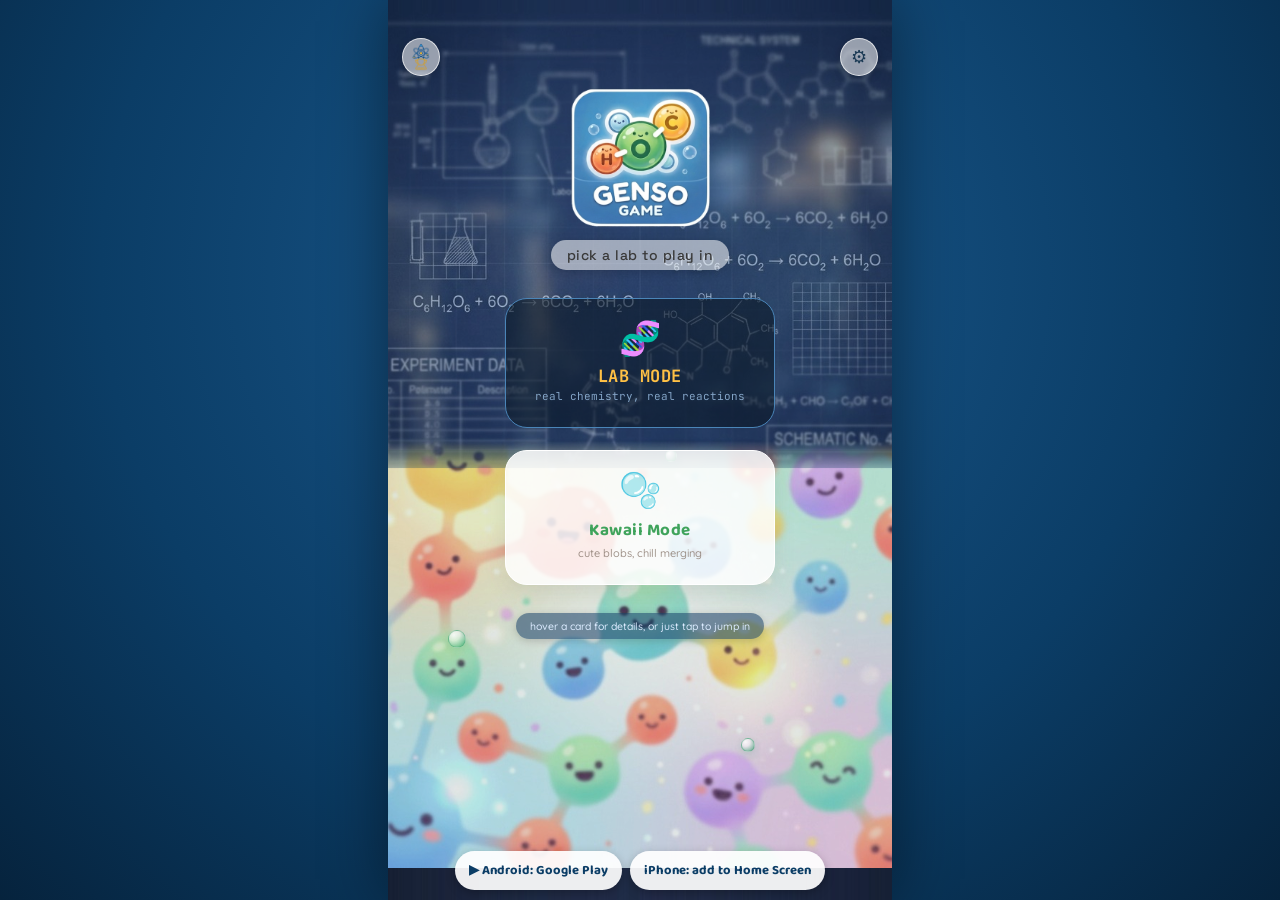
<file: index.html>
<!DOCTYPE html>
<html lang="en">
<head>
<meta charset="UTF-8">
<meta name="viewport" content="width=device-width, initial-scale=1.0, maximum-scale=1.0, user-scalable=no, viewport-fit=cover"><script>(function(){try{if(top===self&&matchMedia('(min-width:700px) and (min-height:560px)').matches){var p=location.pathname.split('/').pop()||'index.html';if(!/^[\w-]+\.html$/.test(p))p='index.html';location.replace('desktop.html?p='+encodeURIComponent(p));}}catch(e){}})();</script>

<link rel="manifest" href="manifest.webmanifest">
<link rel="apple-touch-icon" href="apple-touch-icon.png">
<link rel="icon" type="image/png" href="icon-192.png">
<meta name="apple-mobile-web-app-capable" content="yes">
<meta name="mobile-web-app-capable" content="yes">
<meta name="apple-mobile-web-app-status-bar-style" content="black">
<meta name="apple-mobile-web-app-title" content="Genso">
<meta name="theme-color" content="#0B3D66">
<!-- Cloudflare Web Analytics --><script type="module" src="https://static.cloudflareinsights.com/beacon.min.js" data-cf-beacon='{"token": "1e2e9286688542009aa8636449204867"}'></script><!-- End Cloudflare Web Analytics -->
<meta name="description" content="Genso Game: a chemistry merge-puzzle. Combine atoms into real molecules.">
<meta property="og:title" content="Genso Game 元素">
<meta property="og:description" content="A chemistry merge-puzzle. Combine atoms into real molecules, in your browser or on your phone.">
<meta property="og:type" content="website">
<meta property="og:url" content="https://gensogame.com/">
<meta property="og:image" content="https://gensogame.com/og-image.png">
<meta name="twitter:card" content="summary_large_image">

<title>GENSO GAME — Choose Your Lab</title>
<link href="assets/fonts/fonts.css" rel="stylesheet">
<style>
  :root{
    --bp-bg: #0B3D66;
    --bp-bg-2: #082C4A;
    --bp-line: #4A85B8;
    --bp-accent: #FFC145;
    --bp-text: #D8ECFF;
    --bp-text-dim: #9FC3E8;

    --kw-bg-top: #F1FAE8;
    --kw-bg-bot: #C9EBCB;
    --kw-ink: #5B4A42;
    --kw-ink-dim: #8C7C72;
    --kw-accent: #FF9E7A;

    --safe-top: 16px;
  }
  *{ box-sizing:border-box; -webkit-tap-highlight-color: transparent; }
  html,body{
    margin:0; height:100%; overflow:hidden;
    font-family:'Quicksand', sans-serif;
    -webkit-touch-callout: none;
    -webkit-user-select: none;
    user-select: none;
  }
  #stage{
    position:relative; width:100%; height:100%;
    display:flex; align-items:center; justify-content:center;
  }

  /* --- unified neutral background (both halves share the same
     look now, so wherever the mobile split-point lands relative
     to the cards, it's invisible — no more mismatched colors) --- */
  .half{ position:absolute; top:0; bottom:0; width:50%; overflow:hidden; }
  .half.lab, .half.kawaii{
    background: linear-gradient(160deg, #35495C, #1F2C38);
    background-image:
      linear-gradient(160deg, #35495C, #1F2C38),
      repeating-linear-gradient(0deg, rgba(255,255,255,0.05) 0, rgba(255,255,255,0.05) 1px, transparent 1px, transparent 42px),
      repeating-linear-gradient(90deg, rgba(255,255,255,0.05) 0, rgba(255,255,255,0.05) 1px, transparent 1px, transparent 42px);
  }
  .half.lab{ left:0; }
  .half.kawaii{ right:0; }
  .half.kawaii .bubble{
    position:absolute; border-radius:50%;
    background: radial-gradient(circle at 30% 25%, rgba(255,255,255,0.95) 0%, rgba(255,255,255,0.55) 35%, rgba(72,178,128,0.55) 75%, rgba(47,150,102,0.6) 100%);
    border: 1.5px solid rgba(47,150,102,0.4);
    box-shadow: 0 3px 8px rgba(47,150,102,0.2);
    opacity:0.9; animation: bob 7s ease-in-out infinite;
  }
  @keyframes bob{ 0%,100%{ transform:translateY(0px); } 50%{ transform:translateY(-16px); } }

  /* --- foreground content --- */
  .content{
    position:relative; z-index:2;
    display:flex; flex-direction:column; align-items:center; gap:6px;
    padding:24px 16px;
    max-width:96vw;
  }
  .logo{
    width:min(190px, 30vw); height:auto;
    /* logo art already has its own rounded corners + shadow baked in */
  }
  .tagline{
    font-family:'Space Grotesk', sans-serif;
    font-size:14px; font-weight:500; letter-spacing:0.5px;
    color:#3A3A3A;
    background: rgba(255,255,255,0.55);
    padding:6px 16px;
    border-radius:999px;
    box-shadow: 0 2px 10px rgba(0,0,0,0.18);
    margin:2px 0 22px 0;
  }
  .mode-row{
    display:flex; gap:22px; flex-wrap:wrap; justify-content:center;
    max-width:760px;
  }
  .mode-card{
    display:flex; flex-direction:column; align-items:center; text-align:center;
    width:270px; padding:22px 20px 20px;
    border-radius:22px;
    text-decoration:none;
    cursor:pointer;
    transition: transform 0.2s ease, box-shadow 0.2s ease;
  }
  .mode-card:hover{ transform: translateY(-6px); }
  .mode-icon{ font-size:34px; line-height:1; margin-bottom:10px; }
  .mode-title{ font-size:17px; font-weight:700; letter-spacing:0.5px; margin-bottom:2px; }
  .mode-sub{ font-size:11px; opacity:0.8; margin-bottom:4px; }
  .mode-desc{
    font-size:12px; line-height:1.5; font-weight:600;
    max-height:0; opacity:0; overflow:hidden;
    transition: max-height 0.28s ease, opacity 0.22s ease, margin-top 0.28s ease;
  }
  .mode-card:hover .mode-desc{ max-height:120px; opacity:1; margin-top:10px; }

  .mode-card.lab{
    background: rgba(8,20,34,0.55);
    border: 1.5px solid var(--bp-line);
    color: var(--bp-text);
    font-family:'JetBrains Mono', monospace;
  }
  .mode-card.lab:hover{ box-shadow: 0 14px 32px rgba(0,0,0,0.4), 0 0 0 1px var(--bp-accent); border-color: var(--bp-accent); }
  .mode-card.lab .mode-title{ color: var(--bp-accent); }
  .mode-card.lab .mode-sub{ color: var(--bp-text-dim); }
  .mode-card.lab .mode-desc{ color: var(--bp-text-dim); }

  .mode-card.kawaii{
    background: rgba(255,255,255,0.85);
    border: 1.5px solid #fff;
    color: var(--kw-ink);
    font-family:'Quicksand', sans-serif;
    box-shadow: 0 8px 20px rgba(120,140,110,0.18);
  }
  .mode-card.kawaii:hover{ box-shadow: 0 14px 30px rgba(120,140,110,0.28); }
  .mode-card.kawaii .mode-title{ font-family:'Baloo 2', sans-serif; color:#3FA35B; }
  .mode-card.kawaii .mode-sub{ color: var(--kw-ink-dim); }
  .mode-card.kawaii .mode-desc{ color: var(--kw-ink); }

  .footnote{
    margin-top:22px; font-size:10.5px; color:#DCEBFF;
    background: rgba(20,60,100,0.55);
    padding:6px 14px;
    border-radius:999px;
    box-shadow: 0 2px 8px rgba(0,0,0,0.18);
  }

  #settingsBtn{
    position:fixed;
    top:calc(14px + var(--safe-top)); right:14px;
    z-index:5;
    font-size:18px;
    width:38px; height:38px;
    display:flex; align-items:center; justify-content:center;
    background: rgba(255,255,255,0.55);
    border:1px solid rgba(255,255,255,0.7);
    color:#1B3A54;
    border-radius:999px;
    cursor:pointer;
    box-shadow: 0 2px 10px rgba(0,0,0,0.18);
    transition: transform 0.1s ease-out;
  }
  #settingsBtn:hover{ border-color: #fff; }
  #settingsBtn:active{ transform: scale(0.92); }

  #highscoresBtn{
    position:fixed;
    top:calc(14px + var(--safe-top)); left:14px;
    z-index:5;
    width:38px; height:38px;
    display:flex; align-items:center; justify-content:center;
    background: rgba(255,255,255,0.55);
    border:1px solid rgba(255,255,255,0.7);
    border-radius:999px;
    cursor:pointer;
    box-shadow: 0 2px 10px rgba(0,0,0,0.18);
    padding:0;
    transition: transform 0.1s ease-out;
  }
  #highscoresBtn:hover{ border-color: #fff; }
  #highscoresBtn:active{ transform: scale(0.92); }
  #highscoresBtn img{ width:30px; height:30px; object-fit:contain; }

  .settings-overlay{
    position:fixed; inset:0; z-index:20;
    background: rgba(8,20,34,0.72);
    display:none; align-items:center; justify-content:center;
    pointer-events:none;
    opacity:0;
    transition: opacity 0.25s ease-out;
  }
  .settings-overlay.show{ display:flex; pointer-events:auto; }
  .settings-overlay.show.open{ opacity:1; }
  .settings-card{
    width:88%; max-width:360px;
    background: #16324A;
    border:1px solid rgba(255,255,255,0.18);
    border-radius:18px;
    padding:18px 20px 20px;
    box-shadow: 0 20px 50px rgba(0,0,0,0.4);
    font-family:'Space Grotesk', sans-serif;
    color:#DCEBFF;
    transform: scale(0.3);
    transition: transform 0.4s cubic-bezier(0.34, 1.56, 0.64, 1);
  }
  .settings-overlay.open .settings-card{ transform: scale(1); }
  .settings-card h2{
    font-size:15px; letter-spacing:0.5px; margin:0 0 14px 0;
    display:flex; justify-content:space-between; align-items:center;
  }
  #closeSettingsBtn, #closeHighscoresBtn{
    font-size:16px; background:transparent; border:none; color:#9FC3E8; cursor:pointer; line-height:1;
    transition: transform 0.1s ease-out, color 0.15s ease-out;
  }
  #closeSettingsBtn:hover, #closeHighscoresBtn:hover{ color:#fff; }
  #closeSettingsBtn:active, #closeHighscoresBtn:active{ transform: scale(0.85); }
  .settings-row{ margin-bottom:16px; }
  .settings-row:last-child{ margin-bottom:0; }
  .settings-label{ font-size:11px; letter-spacing:1px; color:#9FC3E8; margin-bottom:8px; }
  .settings-choice{ display:flex; gap:8px; }
  .settings-choice button{
    flex:1;
    font-family:'Space Grotesk', sans-serif;
    font-size:12px; font-weight:600;
    background: rgba(255,255,255,0.06);
    border:1px solid rgba(255,255,255,0.2);
    color:#DCEBFF;
    padding:9px 6px;
    border-radius:10px;
    cursor:pointer;
  }
  .settings-choice button.active{
    background: rgba(255,193,69,0.18);
    border-color:#FFC145;
    color:#FFC145;
  }
  .settings-note{ font-size:11px; color:#9FC3E8; margin-top:8px; min-height:14px; line-height:1.4; }

  /* ---- High Scores panel ---- */
  .highscores-card{
    position:relative;
    width:92%; max-width:400px; max-height:85vh; overflow-y:auto;
    background: #16324A;
    border:1px solid rgba(255,255,255,0.18);
    border-radius:18px;
    padding:18px 20px 20px;
    box-shadow: 0 20px 50px rgba(0,0,0,0.4);
    font-family:'Space Grotesk', sans-serif;
    color:#DCEBFF;
    transform: scale(0.3);
    transition: transform 0.4s cubic-bezier(0.34, 1.56, 0.64, 1);
  }
  .settings-overlay.open .highscores-card{ transform: scale(1); }
  #closeHighscoresBtn{
    position:absolute; top:14px; right:16px;
  }
  .highscores-header{
    display:flex; flex-direction:column; align-items:center;
    margin-bottom:14px;
  }
  .highscores-header img{ width:52px; height:52px; object-fit:contain; margin-bottom:6px; }
  .highscores-header h2{ font-size:16px; letter-spacing:1px; margin:0; }
  .hs-mode-block{ margin-bottom:18px; }
  .hs-mode-block:last-child{ margin-bottom:0; }
  .hs-mode-title{
    font-size:12px; font-weight:700; letter-spacing:1px; color:#FFC145;
    border-bottom:1px solid rgba(255,255,255,0.15); padding-bottom:6px; margin-bottom:10px;
  }
  .hs-columns{ display:flex; gap:14px; }
  .hs-col{ flex:1; min-width:0; }
  .hs-col-label{ font-size:10px; letter-spacing:0.5px; color:#9FC3E8; margin-bottom:6px; }
  .hs-entry{
    display:flex; align-items:center; gap:6px;
    font-size:12px; padding:3px 0; color:#DCEBFF;
    opacity:0;
    animation: hsRowIn 0.3s ease-out forwards;
  }
  @keyframes hsRowIn{
    from{ opacity:0; transform: translateY(6px); }
    to{ opacity:1; transform: translateY(0); }
  }
  .hs-entry .hs-rank{ color:#9FC3E8; width:14px; flex:0 0 auto; }
  .hs-entry img{ width:14px; height:14px; object-fit:contain; flex:0 0 auto; }
  .hs-empty{ font-size:11px; color:#6C89A8; font-style:italic; }

  @media (max-width:640px){
    .half{ width:100%; }
    .half.kawaii{ clip-path: polygon(0 50%, 100% 50%, 100% 100%, 0% 100%); }
    .half.lab{ clip-path: polygon(0 0, 100% 0, 100% 52%, 0 52%); }
    :root{ --safe-top: max(24px, env(safe-area-inset-top, 24px)); }
    #stage{ overflow-y:auto; align-items:flex-start; padding-top:calc(33px + var(--safe-top)); }

    /* --- splash bg test: photo replaces the flat gradient halves --- */
    #stage{
      background-image: url('assets/images/splash-hero.jpg');
      background-size: cover;
      background-position: center -32px; /* panned up 32px (~5mm) to track the content shift below */
    }
    .half.lab, .half.kawaii{
      background-image: none;
      background: rgba(11,61,102,0.28); /* thin scrim for text contrast, tinted per half */
    }
    .half.kawaii{ background: rgba(20,60,40,0.12); }
  }
</style>
</head>
<body>
<button id="highscoresBtn" aria-label="High Scores"><img src="assets/images/highscores_trophy.png" alt=""></button>
<div class="settings-overlay" id="highscoresOverlay">
  <div class="highscores-card">
    <button id="closeHighscoresBtn">✕</button>
    <div class="highscores-header">
      <img src="assets/images/highscores_trophy.png" alt="">
      <h2>HIGH SCORES</h2>
    </div>
    <div id="highscoresContent"></div>
  </div>
</div>
<button id="settingsBtn" aria-label="Settings">⚙</button>
<div class="settings-overlay" id="settingsOverlay">
  <div class="settings-card">
    <h2>SETTINGS <button id="closeSettingsBtn">✕</button></h2>
    <div class="settings-row">
      <div class="settings-label">MUSIC</div>
      <div class="settings-choice">
        <button id="settingsMusicOn">♪ On</button>
        <button id="settingsMusicOff">Muted</button>
      </div>
    </div>
    <div class="settings-row">
      <div class="settings-label">CONTROLS (applies to both labs)</div>
      <div class="settings-choice">
        <button id="settingsControlTap">Tap to Drop</button>
        <button id="settingsControlDrag">Drag and Drop</button>
      </div>
    </div>
    <div class="settings-row">
      <div class="settings-label">TUTORIAL (applies to both labs)</div>
      <div class="settings-choice">
        <button id="settingsReplayTutorial">&#8635; Replay tutorial</button>
      </div>
      <div class="settings-note" id="settingsReplayNote"></div>
    </div>
  </div>
</div>
<audio id="bgm" src="assets/audio/genso_splash.mp3" loop preload="auto"></audio>
<div id="stage">
  <div class="half lab"></div>
  <div class="half kawaii" id="kawaiiHalf"></div>

  <div class="content">
    <img class="logo" src="assets/images/logo-v3.png" alt="Genso Game logo">
    <div class="tagline">pick a lab to play in</div>

    <div class="mode-row">
      <a class="mode-card lab" href="genso-game.html">
        <div class="mode-icon">🧬</div>
        <div class="mode-title">LAB MODE</div>
        <div class="mode-sub">real chemistry, real reactions</div>
        <div class="mode-desc">
          Scientifically accurate: real valence bonding, multi-atom clusters
          that lock once fully saturated, and true chemical reactions.
        </div>
      </a>

      <a class="mode-card kawaii" href="genso-game-kawaii.html">
        <div class="mode-icon">🫧</div>
        <div class="mode-title">Kawaii Mode</div>
        <div class="mode-sub">cute blobs, chill merging</div>
        <div class="mode-desc">
          Suika-style instant merges — glossy blobs, cute faces. Simpler,
          snappier, zero-frustration matching.
        </div>
      </a>
    </div>

    <div class="footnote">hover a card for details, or just tap to jump in</div>
  </div>
</div>

<script>
// a few floating decorative bubbles on the kawaii half
const kawaiiHalf = document.getElementById('kawaiiHalf');
const bubbleSpecs = [
  { top:'12%', left:'20%', size:26, delay:'0s' },
  { top:'70%', left:'12%', size:18, delay:'1.2s' },
  { top:'25%', left:'78%', size:22, delay:'2.1s' },
  { top:'82%', left:'70%', size:14, delay:'0.6s' },
  { top:'50%', left:'55%', size:12, delay:'2.8s' },
];
bubbleSpecs.forEach(b => {
  const el = document.createElement('div');
  el.className = 'bubble';
  el.style.top = b.top; el.style.left = b.left;
  el.style.width = b.size + 'px'; el.style.height = b.size + 'px';
  el.style.animationDelay = b.delay;
  kawaiiHalf.appendChild(el);
});

/* =========================================================
   MUSIC — the packaged Android app disables the WebView's
   autoplay-with-sound gesture requirement (see MainActivity),
   so we try to start on load first. If that's blocked (e.g.
   previewing this file in a regular browser, or an OEM WebView
   that still enforces it), it falls back to starting on the
   first tap, same pattern as the in-game bgm. Mute state is
   shared (via localStorage) across splash, Lab, and Kawaii, so
   toggling it anywhere keeps everything in sync.
   ========================================================= */
const MUSIC_MUTED_KEY = 'genso_music_muted';
const CONTROL_MODE_KEY = 'genso_control_mode'; // 'tap' | 'drag'
const bgm = document.getElementById('bgm');
let musicStarted = false;
let musicMuted = localStorage.getItem(MUSIC_MUTED_KEY) === 'true';
bgm.muted = musicMuted;

function startMusicIfNeeded() {
  if (musicStarted) return;
  musicStarted = true;
  bgm.volume = 0.55;
  bgm.play().catch(() => { musicStarted = false; }); // retry on next gesture if blocked
}
if (!musicMuted) startMusicIfNeeded(); // attempt immediately on load
document.getElementById('stage').addEventListener('pointerdown', () => {
  if (!musicMuted) startMusicIfNeeded(); // fallback if the load-time attempt was blocked
});

/* =========================================================
   SETTINGS PANEL — music on/off and control-method choice.
   Control mode has no effect on splash itself; it's just
   written to shared storage for Lab/Kawaii to read on load.
   ========================================================= */
/* Shared open/close helper for the settings + high-scores overlays.
   'show' toggles display:none -> flex; 'open' (added a frame later,
   after a forced reflow) drives the scale/fade transition. Splitting
   these into two class changes is what makes the transition actually
   fire instead of the display-change and the animated-state change
   landing in the same paint and skipping straight to the end state. */
function openOverlay(el){
  el.classList.add('show');
  void el.offsetWidth; // force reflow
  requestAnimationFrame(() => el.classList.add('open'));
}
function closeOverlay(el){
  el.classList.remove('open');
  setTimeout(() => el.classList.remove('show'), 250); // match the opacity transition duration
}

const settingsBtn = document.getElementById('settingsBtn');
const settingsOverlay = document.getElementById('settingsOverlay');
const closeSettingsBtn = document.getElementById('closeSettingsBtn');
const musicOnBtn = document.getElementById('settingsMusicOn');
const musicOffBtn = document.getElementById('settingsMusicOff');
const controlTapBtn = document.getElementById('settingsControlTap');
const controlDragBtn = document.getElementById('settingsControlDrag');
const replayTutorialBtn = document.getElementById('settingsReplayTutorial');
const replayNote = document.getElementById('settingsReplayNote');

function refreshSettingsUI(){
  replayNote.textContent = '';
  replayTutorialBtn.classList.remove('active');
  musicOnBtn.classList.toggle('active', !musicMuted);
  musicOffBtn.classList.toggle('active', musicMuted);
  const controlMode = localStorage.getItem(CONTROL_MODE_KEY) || 'tap';
  controlTapBtn.classList.toggle('active', controlMode === 'tap');
  controlDragBtn.classList.toggle('active', controlMode === 'drag');
}
refreshSettingsUI();

settingsBtn.addEventListener('click', (e) => {
  e.stopPropagation();
  refreshSettingsUI();
  openOverlay(settingsOverlay);
});
closeSettingsBtn.addEventListener('click', () => closeOverlay(settingsOverlay));
settingsOverlay.addEventListener('click', (e) => { if (e.target === settingsOverlay) closeOverlay(settingsOverlay); });

musicOnBtn.addEventListener('click', () => {
  musicMuted = false;
  bgm.muted = false;
  startMusicIfNeeded();
  localStorage.setItem(MUSIC_MUTED_KEY, 'false');
  refreshSettingsUI();
});
musicOffBtn.addEventListener('click', () => {
  musicMuted = true;
  bgm.muted = true;
  localStorage.setItem(MUSIC_MUTED_KEY, 'true');
  refreshSettingsUI();
});
controlTapBtn.addEventListener('click', () => {
  localStorage.setItem(CONTROL_MODE_KEY, 'tap');
  refreshSettingsUI();
});
controlDragBtn.addEventListener('click', () => {
  localStorage.setItem(CONTROL_MODE_KEY, 'drag');
  refreshSettingsUI();
});

/* Replay tutorial — flags both modes so each one shows its first-time tour
   again the next time it's opened. The tour itself lives in each game file;
   'replay' (rather than removing the key) is what makes it show even for
   a returning player who already has scores saved. */
const TUTORIAL_KEYS = ['genso_tutorial_seen_lab', 'genso_tutorial_seen_kawaii'];
replayTutorialBtn.addEventListener('click', () => {
  TUTORIAL_KEYS.forEach(k => localStorage.setItem(k, 'replay'));
  replayTutorialBtn.classList.add('active');
  replayNote.textContent = 'Done! The tour will show next time you open each lab.';
});

/* =========================================================
   HIGH SCORES PANEL — reads the daily/all-time top-5 lists
   that Lab and Kawaii write to localStorage when a run ends.
   Read-only here; recording happens in each game file.
   ========================================================= */
const HS_LAUREL_ICON = 'assets/images/highscores_laurel.png';

function hsTodayKey(){
  const d = new Date();
  return `${d.getFullYear()}-${String(d.getMonth()+1).padStart(2,'0')}-${String(d.getDate()).padStart(2,'0')}`;
}
function hsLoadAlltime(key){
  try { return JSON.parse(localStorage.getItem(key)) || []; }
  catch { return []; }
}
function hsLoadDaily(key){
  try {
    const rec = JSON.parse(localStorage.getItem(key));
    if (rec && rec.date === hsTodayKey()) return rec.entries || [];
    return [];
  } catch { return []; }
}
function hsRenderList(entries, isAlltime){
  if (!entries.length) return '<div class="hs-empty">No scores yet</div>';
  const STAGGER_BASE_MS = 150;   // lets the card's own pop-in read first
  const STAGGER_STEP_MS = 30;    // gap between each row within a column
  return entries.map((e,i) => `
    <div class="hs-entry" style="animation-delay:${STAGGER_BASE_MS + i*STAGGER_STEP_MS}ms">
      <span class="hs-rank">${i+1}.</span>
      <span>${e.score}</span>
      ${isAlltime && i===0 ? `<img src="${HS_LAUREL_ICON}" alt="">` : ''}
    </div>`).join('');
}
function renderHighscores(){
  const modes = [
    { label:'LAB', alltimeKey:'genso_scores_alltime_lab', dailyKey:'genso_scores_daily_lab' },
    { label:'KAWAII', alltimeKey:'genso_scores_alltime_kawaii', dailyKey:'genso_scores_daily_kawaii' },
  ];
  document.getElementById('highscoresContent').innerHTML = modes.map(m => `
    <div class="hs-mode-block">
      <div class="hs-mode-title">${m.label}</div>
      <div class="hs-columns">
        <div class="hs-col">
          <div class="hs-col-label">TODAY</div>
          ${hsRenderList(hsLoadDaily(m.dailyKey), false)}
        </div>
        <div class="hs-col">
          <div class="hs-col-label">ALL-TIME</div>
          ${hsRenderList(hsLoadAlltime(m.alltimeKey), true)}
        </div>
      </div>
    </div>`).join('');
}
const highscoresBtn = document.getElementById('highscoresBtn');
const highscoresOverlay = document.getElementById('highscoresOverlay');
const closeHighscoresBtn = document.getElementById('closeHighscoresBtn');
highscoresBtn.addEventListener('click', (e) => {
  e.stopPropagation();
  renderHighscores();
  openOverlay(highscoresOverlay);
});
closeHighscoresBtn.addEventListener('click', () => closeOverlay(highscoresOverlay));
highscoresOverlay.addEventListener('click', (e) => { if (e.target === highscoresOverlay) closeOverlay(highscoresOverlay); });

</script>
<script src="assets/js/app-lifecycle.js"></script>
<script src="assets/js/web-shell.js"></script>
</body>
</html>
</file>
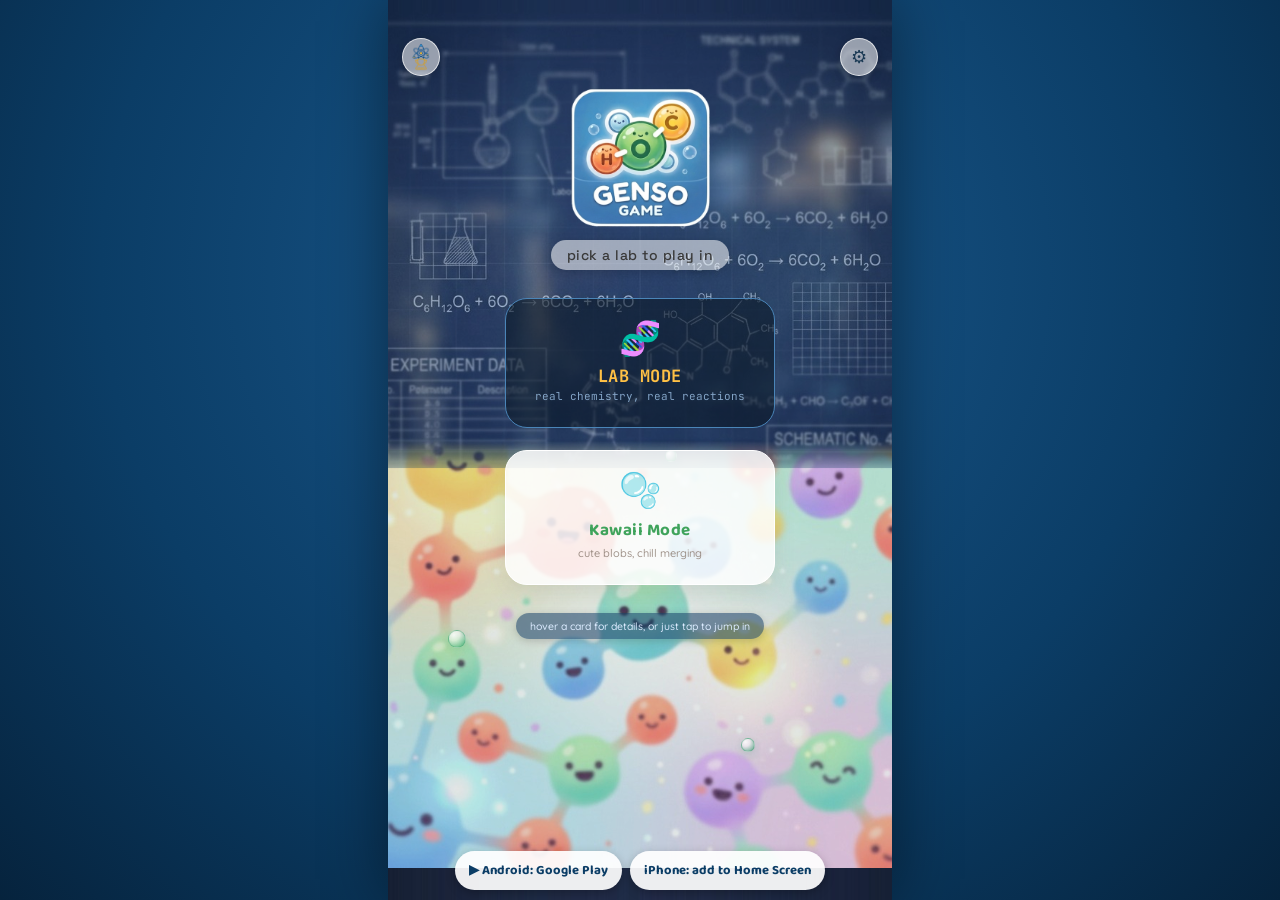
<file: desktop.html>
<!doctype html>
<html lang="en"><head><meta charset="utf-8">
<meta name="viewport" content="width=device-width, initial-scale=1">
<title>Genso Game</title>
<link rel="icon" type="image/png" href="icon-192.png">
<style>
html,body{margin:0;height:100%;background:#06233d;overflow:hidden}
body{display:flex;align-items:center;justify-content:center}
.bg{position:fixed;inset:-60px;background-size:cover;background-position:center;opacity:0;transition:opacity .5s;z-index:0}
.bg.menu{background:radial-gradient(circle at 50% 30%,#1b5a8f,#0B3D66 60%,#06233d);inset:0}
.bg.lab{background-image:linear-gradient(rgba(6,25,45,.35),rgba(6,25,45,.35)),url(assets/images/lab_bg.jpg);filter:blur(14px)}
.bg.kawaii{background-image:linear-gradient(rgba(255,255,255,.08),rgba(255,255,255,.08)),url(assets/images/kawaii_background.png);filter:blur(14px)}
body.menu .bg.menu,body.lab .bg.lab,body.kawaii .bg.kawaii{opacity:1}
iframe{position:relative;z-index:1;border:0;height:100vh;width:min(560px,56vh);max-width:100vw;background:#0B3D66;box-shadow:0 0 60px rgba(0,0,0,.45)}
</style></head><body class="menu">
<div class="bg menu"></div><div class="bg lab"></div><div class="bg kawaii"></div>
<script>
var p=new URLSearchParams(location.search).get('p')||'index.html';
if(!/^[\w-]+\.html$/.test(p))p='index.html';
var f=document.createElement('iframe');f.src=p;f.setAttribute('allow','autoplay; fullscreen');
function sync(){try{var n=f.contentWindow.location.pathname;document.body.className=/kawaii/.test(n)?'kawaii':/genso-game/.test(n)?'lab':'menu';}catch(e){}}
f.addEventListener('load',sync);
document.body.appendChild(f);
</script></body></html>
</file>
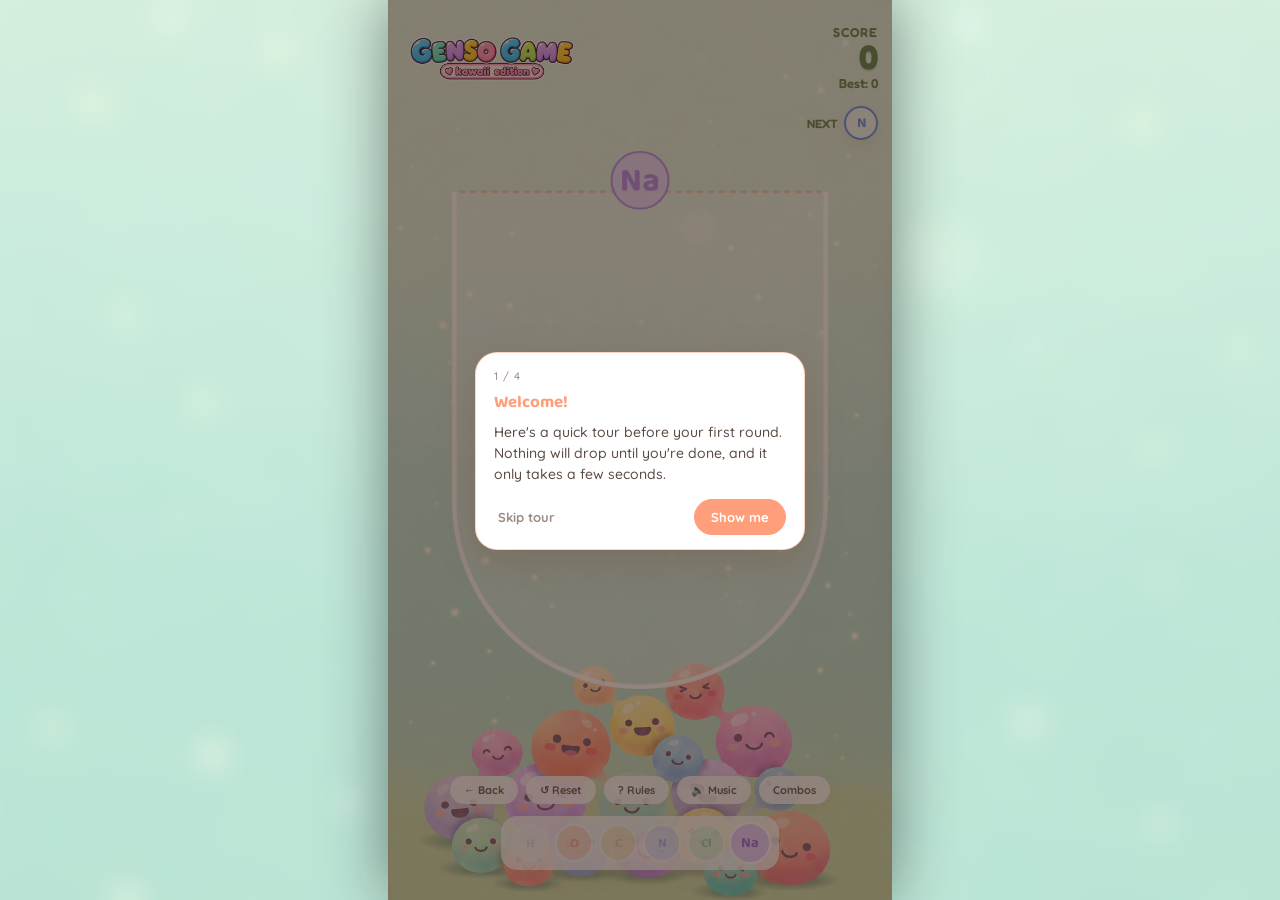
<file: genso-game-kawaii.html>
<!DOCTYPE html>
<html lang="en">
<head>
<meta charset="UTF-8">
<meta name="viewport" content="width=device-width, initial-scale=1.0, maximum-scale=1.0, user-scalable=no, viewport-fit=cover"><script>(function(){try{if(top===self&&matchMedia('(min-width:700px) and (min-height:560px)').matches){var p=location.pathname.split('/').pop()||'index.html';if(!/^[\w-]+\.html$/.test(p))p='index.html';location.replace('desktop.html?p='+encodeURIComponent(p));}}catch(e){}})();</script>

<link rel="manifest" href="manifest.webmanifest">
<link rel="apple-touch-icon" href="apple-touch-icon.png">
<link rel="icon" type="image/png" href="icon-192.png">
<meta name="apple-mobile-web-app-capable" content="yes">
<meta name="mobile-web-app-capable" content="yes">
<meta name="apple-mobile-web-app-status-bar-style" content="black">
<meta name="apple-mobile-web-app-title" content="Genso">
<meta name="theme-color" content="#0B3D66">
<!-- Cloudflare Web Analytics --><script type="module" src="https://static.cloudflareinsights.com/beacon.min.js" data-cf-beacon='{"token": "1e2e9286688542009aa8636449204867"}'></script><!-- End Cloudflare Web Analytics -->

<title>GENSO GAME — Kawaii Edition</title>
<link href="assets/fonts/fonts.css" rel="stylesheet">
<style>
  :root{
    --kw-bg-top: #F1FAE8;
    --kw-bg-bot: #C9EBCB;
    --kw-jar-glass: rgba(255,255,255,0.35);
    --kw-jar-edge: #FFFFFF;
    --kw-ink: #5B4A42;
    --kw-ink-dim: #9C8C82;
    --kw-panel: rgba(255,255,255,0.82);
    --kw-accent: #FF9E7A;
    --kw-accent-2: #7AC8FF;
    --kw-shadow: 0 6px 18px rgba(180,140,110,0.18);
  }
  * { box-sizing: border-box; -webkit-tap-highlight-color: transparent; }
  html,body{
    margin:0; padding:0; height:100%;
    background: linear-gradient(180deg, var(--kw-bg-top), var(--kw-bg-bot));
    background-image: url('assets/images/kawaii_background.png'), linear-gradient(180deg, var(--kw-bg-top), var(--kw-bg-bot));
    background-size: cover, cover;
    background-position: center bottom, center;
    background-repeat: no-repeat, no-repeat;
    color: var(--kw-ink);
    font-family:'Quicksand', sans-serif;
    overflow:hidden;
    -webkit-touch-callout: none;
    -webkit-user-select: none;
    user-select: none;
  }
  #stage{
    position:relative;
    width:100%; height:100%;
    display:flex; flex-direction:column; align-items:center; justify-content:center;
    gap:14px;
    overflow:auto;
    padding:14px 0;
  }
  .main-row{
    position:relative;
    display:flex; flex-wrap:wrap;
    align-items:flex-start; justify-content:center;
    gap:16px;
    max-width:98vw;
  }
  .playfield-col{
    display:flex; flex-direction:column; align-items:center;
    gap:12px;
  }
  .playfield{
    position:relative;
    width: min(430px, 86vw);
    aspect-ratio: 620/820;
  }
  canvas#game{
    position:relative; z-index:2;
    touch-action:none;
    cursor: pointer;
    width:100%; height:100%;
    display:block;
    border-radius:18px;
  }
  .hud{ position:absolute; z-index:3; pointer-events:none; }
  .title-block{ top:10px; left:14px; pointer-events:auto; }
  .title-block img{
    display:block;
    width:180px; height:auto;
  }
  .score-block{ top:10px; right:14px; text-align:right; }
  .score-block .label{
    font-family:'Fredoka', sans-serif;
    font-size:13px; font-weight:600; letter-spacing:1px; color:#4F7942;
  }
  .score-block .value{
    font-family:'Fredoka', sans-serif;
    font-size:34px; font-weight:700; color:#4F7942;
    text-shadow: 0 2px 0 rgba(180,120,90,0.25);
    line-height:1;
  }
  .score-block .best{
    font-family:'Fredoka', sans-serif;
    font-size:13px; font-weight:600; color:#4F7942;
    margin-top:1px;
  }
  .next-block{
    top:86px; right:14px; text-align:right;
    display:flex; align-items:center; gap:6px; justify-content:flex-end;
  }
  .next-block .label{
    font-family:'Fredoka', sans-serif;
    font-size:12px; font-weight:600; color:#4F7942;
  }
  .next-piece-badge{
    width:34px; height:34px; border-radius:50%;
    display:flex; align-items:center; justify-content:center;
    font-family:'Baloo 2', sans-serif; font-weight:700; font-size:14px;
    border:2px solid #fff; background: rgba(255,255,255,0.5);
    box-shadow: var(--kw-shadow);
  }
  .controls-row{
    display:flex; gap:8px; justify-content:center;
    width: min(430px, 86vw);
  }
  .kw-btn{
    font-family:'Quicksand', sans-serif; font-weight:700; font-size:11px;
    background: rgba(255,255,255,0.85); border:none; border-radius:20px;
    color: var(--kw-ink); padding:7px 14px; cursor:pointer;
    box-shadow: var(--kw-shadow);
    transition: transform 0.1s ease;
  }
  .kw-btn:hover{ transform: translateY(-1px); }
  .kw-btn:active{ transform: translateY(0px) scale(0.97); }
  .legend{
    display:flex; gap:6px; flex-wrap:wrap; justify-content:center;
    background: var(--kw-panel);
    border-radius:16px;
    padding:8px 10px;
    box-shadow: var(--kw-shadow);
    max-width:min(430px, 86vw);
  }
  .legend-item{
    width:38px; height:38px; border-radius:50%;
    display:flex; align-items:center; justify-content:center;
    font-family:'Baloo 2', sans-serif; font-weight:700; font-size:13px;
    border:2px solid #fff;
    position:relative;
    opacity:0.55;
    transition: opacity 0.15s ease, transform 0.15s ease;
  }
  .legend-item.active{ opacity:1; transform: scale(1.12); }
  .sidebar{
    width:200px;
    max-height: min(430px, 86vw) * 820/620;
    background: var(--kw-panel);
    border-radius:18px;
    padding:12px 14px;
    overflow-y:auto;
    box-shadow: var(--kw-shadow);
  }
  .sidebar .sidebar-title{
    font-family:'Baloo 2', sans-serif;
    font-size:13px; font-weight:700; color: var(--kw-ink);
    border-bottom:2px dashed rgba(150,120,100,0.25); padding-bottom:6px; margin-bottom:8px;
    display:flex; align-items:center; justify-content:space-between;
  }
  .sidebar .sidebar-group{
    font-size:10px; font-weight:700; letter-spacing:0.5px; color: var(--kw-accent);
    margin:10px 0 4px 0;
  }
  .sidebar .sidebar-group:first-of-type{ margin-top:0; }
  .interaction-row{
    font-size:11px; font-weight:600; padding:4px 0; color: var(--kw-ink-dim);
    display:flex; justify-content:space-between; gap:6px;
    line-height:1.3;
  }
  .interaction-row .formula{ white-space:nowrap; }
  .interaction-row .pts{ color: var(--kw-accent); flex:0 0 auto; font-weight:700; }
  .interaction-row.seen{ color: var(--kw-ink); }
  .interaction-row.seen .formula{ font-weight:700; }
  .overflow-screen{
    position:absolute; inset:0; z-index:10; border-radius:18px;
    background: rgba(241,250,232,0.94);
    display:none; align-items:center; justify-content:center;
    flex-direction:column; gap:12px; text-align:center;
  }
  .overflow-screen.show{ display:flex; }
  .overflow-screen h2{
    font-family:'Baloo 2', sans-serif;
    color: var(--kw-accent); font-size:26px; margin:0;
  }
  .overflow-screen p{ color: var(--kw-ink-dim); font-size:13px; margin:0; font-weight:600; }
  #overflowRankMsg{ color: var(--kw-accent); font-size:13px; font-weight:700; min-height:16px; }
  .rules-panel{
    position:absolute; inset:0; z-index:11; border-radius:18px;
    background: rgba(91,74,66,0.5);
    display:none; align-items:center; justify-content:center;
    pointer-events:none;
  }
  .rules-panel.show{ display:flex; pointer-events:auto; }
  .rules-card{
    width:88%; max-height:82%; overflow-y:auto;
    background:#fff; border-radius:18px;
    padding:18px 20px;
    box-shadow: var(--kw-shadow);
  }
  .rules-card h2{
    font-family:'Baloo 2', sans-serif;
    color: var(--kw-ink); font-size:18px; margin:0 0 10px 0;
    display:flex; justify-content:space-between; align-items:center;
  }
  .rules-card h3{
    font-family:'Baloo 2', sans-serif;
    font-size:12px; color: var(--kw-accent);
    margin:16px 0 6px 0; border-bottom:2px dashed rgba(150,120,100,0.2); padding-bottom:4px;
  }
  .rules-card p, .rules-card li{ font-size:12px; line-height:1.55; color: var(--kw-ink); font-weight:600; }
  .rules-card ul{ margin:4px 0; padding-left:18px; }
  .rules-table{ width:100%; border-collapse:collapse; font-size:11px; margin-top:4px; }
  .rules-table td, .rules-table th{ padding:4px 6px; border-bottom:1px solid rgba(150,120,100,0.15); text-align:left; }
  .rules-table th{ color: var(--kw-ink-dim); font-weight:700; }
  #closeRulesBtn{
    font-family:'Quicksand', sans-serif; font-size:16px; font-weight:700;
    background:transparent; border:none; color: var(--kw-ink-dim); cursor:pointer;
  }
  #closeRulesBtn:hover{ color: var(--kw-accent); }

  /* =========================================================
     MOBILE LAYOUT — .main-row (title + jar + controls + legend)
     is taller than most phone viewports. #stage centers overflowing
     content by default, which clips evenly off BOTH the top and
     bottom (Chromium's overflow+justify-content:center behavior) —
     that's why the jar looked cut off at the top and not centered.
     Top-aligning keeps the start of the content always in view,
     with the rest reachable by scrolling, same as Lab Mode.
     ========================================================= */
  @media (max-width: 640px){
    :root{ --safe-top: max(24px, env(safe-area-inset-top, 24px)); }
    #stage{ justify-content:center; padding-top:calc(84px + var(--safe-top)); padding-bottom:8px; }
    .playfield{ width: min(480px, 98vw); }
    .controls-row{ width: min(480px, 98vw); }

    /* Detach title/score/next from the canvas and pin them to the viewport
       instead — they used to sit inside the top of the playfield, which
       worked when the jar had a big empty gap above it, but now that the
       jar's opening starts much higher up, an in-canvas overlay collides
       with it. Fixed positioning keeps them cleanly above the jar. */
    .hud{ position:fixed; }
    .title-block{ top:var(--safe-top); left:14px; }
    .score-block{ top:var(--safe-top); right:14px; }
    .next-block{ top:calc(82px + var(--safe-top)); right:14px; }

    /* Combos sidebar becomes a slide-in drawer, hidden off-screen by default,
       instead of an always-visible panel below the fold. */
    .sidebar{
      position:fixed; top:50%; right:0; height:auto; max-height:70vh; width:78vw; max-width:300px;
      transform:translateY(-50%) translateX(100%);
      transition: transform 0.28s ease;
      border-radius:18px 0 0 18px; z-index:60;
    }
    .sidebar.open{ transform:translateY(-50%) translateX(0); }
    .sidebar-backdrop{
      position:fixed; inset:0; background:rgba(0,0,0,0.35);
      z-index:55; opacity:0; pointer-events:none; transition: opacity 0.28s ease;
    }
    .sidebar-backdrop.open{ opacity:1; pointer-events:auto; }
  }
</style>
</head>
<body>
<div id="stage">
  <div class="main-row">
    <div class="playfield-col">
      <div class="playfield">
        <canvas id="game" width="620" height="820"></canvas>

        <div class="hud title-block">
          <img src="assets/images/kawaii_banner_2.png" alt="Genso Game — Kawaii Edition">
        </div>
        <div class="hud score-block">
          <div class="label">SCORE</div>
          <div class="value" id="scoreVal">0</div>
          <div class="best">Best: <span id="bestVal">0</span></div>
        </div>
        <div class="hud next-block">
          <span class="label">NEXT</span>
          <span class="next-piece-badge" id="nextBadge">?</span>
        </div>
        <div class="overflow-screen" id="overflowScreen">
          <h2>Jar's full!</h2>
          <p id="overflowScore"></p>
          <p id="overflowRankMsg"></p>
          <button class="kw-btn" id="overflowResetBtn">Try again</button>
        </div>

        <div class="rules-panel" id="rulesPanel">
          <div class="rules-card">
            <h2>How it works <button id="closeRulesBtn">✕</button></h2>
            <div id="rulesContent"></div>
          </div>
        </div>
      </div>

      <div class="controls-row">
        <button class="kw-btn" id="backBtn" onclick="location.href='index.html'">← Back</button>
        <button class="kw-btn" id="resetBtn">↺ Reset</button>
        <button class="kw-btn" id="rulesBtn">? Rules</button>
        <button class="kw-btn" id="muteBtn">🔊 Music</button>
        <button class="kw-btn" id="combosBtn">Combos</button>
      </div>

      <audio id="bgm" src="assets/audio/genso_theme.mp3" loop preload="auto"></audio>

      <div class="legend" id="legend"></div>
    </div>

    <div class="sidebar-backdrop" id="sidebarBackdrop"></div>
    <div class="sidebar" id="sidebar">
      <div class="sidebar-title">Combos <button id="closeSidebarBtn" style="background:transparent;border:none;color:var(--kw-ink);font-size:16px;cursor:pointer;line-height:1;">✕</button></div>
      <div id="sidebarContent"></div>
    </div>
  </div>
</div>

<script src="assets/js/matter.min.js"></script>
<script>
/* =========================================================
   CHEMISTRY DATA LAYER
   This block is the only thing that would need to change to
   add new content — everything below (physics, sidebar, rules
   panel, scoring) is generated from these tables. Kept in the
   same shape/spirit as genso-game.html's data layer so the two
   files could eventually share this section behind a chooser.

   Unlike the scientifically-accurate version, there is no
   valence/bond/cluster system here. Every SPECIES is a single
   self-contained blob. Two blobs that touch either match a
   RECIPE (and instantly become the product(s)) or just bounce —
   order of contact never matters, only the pair itself.
   ========================================================= */
// Molecules/reactions can be fully implemented but held back from players
// until a planned reveal — flip the relevant flag to true to switch it on,
// nothing else needs to change.
const FEATURE_FLAGS = {
  formaldehyde: false,
};

const SPECIES = {
  H:  { kind:'element', name:'Hydrogen', mass:1,  fill:'#F3FAFF', stroke:'#A9D4F0' },
  O:  { kind:'element', name:'Oxygen',   mass:16, fill:'#FFC2AC', stroke:'#E8703F' },
  C:  { kind:'element', name:'Carbon',   mass:12, fill:'#F0DDA8', stroke:'#C9A662' },
  N:  { kind:'element', name:'Nitrogen', mass:14, fill:'#C3D9FF', stroke:'#5C86E8' },
  Cl: { kind:'element', name:'Chlorine', mass:35, fill:'#BFF2D6', stroke:'#3FB876' },
  Na: { kind:'element', name:'Sodium',   mass:23, fill:'#E4CBFF', stroke:'#9C5FE0' },

  // Fragments share one muted "still building" sandy tone (rather than
  // borrowing colors from the finished molecules) so a half-built CH2 or
  // NH never gets confused with a real, scorable molecule on the board.
  CH:  { kind:'fragment', mass:13, fill:'#EAE0C6', stroke:'#B8A06A' },
  CH2: { kind:'fragment', mass:14, fill:'#E6DABC', stroke:'#AC9358' },
  CH3: { kind:'fragment', mass:15, fill:'#E2D4B0', stroke:'#A08648' },
  NH:  { kind:'fragment', mass:15, fill:'#E2DBC8', stroke:'#A89A78' },
  NH2: { kind:'fragment', mass:16, fill:'#DDD2B8', stroke:'#9C8C64' },

  H2:   { kind:'molecule', name:'Hydrogen gas',      mass:2,  points:10, fill:'#DFF3FF', stroke:'#6FC3F0' },
  O2:   { kind:'molecule', name:'Oxygen gas',        mass:32, points:10, fill:'#FFA184', stroke:'#E85A34' },
  N2:   { kind:'molecule', name:'Nitrogen gas',      mass:28, points:10, fill:'#9FAEFF', stroke:'#3850D6' },
  Cl2:  { kind:'molecule', name:'Chlorine gas',      mass:70, points:12, fill:'#8FEAB8', stroke:'#2FA866' },
  HCl:  { kind:'molecule', name:'Hydrogen chloride', mass:36, points:15, fill:'#E4F27A', stroke:'#A0C22A' },
  H2O:  { kind:'molecule', name:'Water',             mass:18, points:25, fill:'#5FE0EE', stroke:'#12A0B8' },
  CO2:  { kind:'molecule', name:'Carbon dioxide',    mass:44, points:25, fill:'#D6C8AC', stroke:'#A2895C' },
  NH3:  { kind:'molecule', name:'Ammonia',           mass:17, points:30, fill:'#C79CFF', stroke:'#7530D1' },
  CH4:  { kind:'molecule', name:'Methane',           mass:16, points:30, fill:'#FFD24D', stroke:'#D19000' },
  CH2O: { kind:'molecule', name:'Formaldehyde',      mass:30, points:32, fill:'#FFE39E', stroke:'#D1A030' },
  NaCl: { kind:'molecule', name:'Table salt',        mass:58, points:20, fill:'#FFC0DA', stroke:'#E0468A' },
  NaOH: { kind:'molecule', name:'Sodium hydroxide',  mass:40, points:28, fill:'#E8D9FF', stroke:'#8A4FD1' },
};

const RECIPES = [
  { a:'H',  b:'H',  products:['H2'] , points:10 },
  { a:'O',  b:'O',  products:['O2'] , points:10 },
  { a:'N',  b:'N',  products:['N2'] , points:10 },
  { a:'Cl', b:'Cl', products:['Cl2'], points:12 },
  { a:'H',  b:'Cl', products:['HCl'], points:15 },
  { a:'Na', b:'Cl', products:['NaCl'],points:20 },
  { a:'H2', b:'O',  products:['H2O'], points:25 },
  { a:'O2', b:'C',  products:['CO2'], points:25 },

  { a:'C',   b:'H', products:['CH']  , points:0 },
  { a:'CH',  b:'H', products:['CH2'] , points:0 },
  { a:'CH2', b:'H', products:['CH3'] , points:0 },
  { a:'CH3', b:'H', products:['CH4'] , points:30 },
  { a:'CH2', b:'O', products:['CH2O'], points:32 },

  { a:'N',   b:'H', products:['NH']  , points:0 },
  { a:'NH',  b:'H', products:['NH2'] , points:0 },
  { a:'NH2', b:'H', products:['NH3'] , points:30 },

  { a:'CH4', b:'O2', products:['CO2','H2O','H2O'], points:60, name:'Combustion (methane)' },
  { a:'Na',  b:'HCl', products:['NaCl','H'], points:20, name:'Sodium + hydrochloric acid' },
  { a:'Na',  b:'H2O', products:['NaOH','H'], points:22, name:'Sodium + water' },
  { a:'HCl', b:'NaOH', products:['NaCl','H2O'], points:26, name:'Neutralization' },
];

const RECIPE_MAP = new Map();
RECIPES.forEach((r, idx) => {
  if (r.products[0] === 'CH2O' && !FEATURE_FLAGS.formaldehyde) return;
  const key = r.a < r.b ? `${r.a}|${r.b}` : `${r.b}|${r.a}`;
  RECIPE_MAP.set(key, { ...r, index: idx });
});
function matchRecipe(idA, idB) {
  const key = idA < idB ? `${idA}|${idB}` : `${idB}|${idA}`;
  return RECIPE_MAP.get(key) || null;
}
const SIDEBAR_MERGES = RECIPES.filter(r => r.products.length === 1 && r.points > 0 && (r.products[0] !== 'CH2O' || FEATURE_FLAGS.formaldehyde));
const SIDEBAR_REACTIONS = RECIPES.filter(r => r.products.length > 1);

const elementKeys = Object.keys(SPECIES).filter(k => SPECIES[k].kind === 'element');

function darkenColor(hex, factor) {
  const n = parseInt(hex.slice(1), 16);
  const r = Math.round(((n >> 16) & 255) * factor);
  const g = Math.round(((n >> 8) & 255) * factor);
  const b = Math.round((n & 255) * factor);
  return `rgb(${r},${g},${b})`;
}
function radiusFor(speciesId) {
  const mass = SPECIES[speciesId].mass;
  return Math.min(58, 20 + Math.sqrt(mass) * 3.5);
}

/* =========================================================
   MATTER.JS SETUP — a simple open-top jar, not a circular dish.
   ========================================================= */
const { Engine, World, Bodies, Body, Events, Vector } = Matter;

const engine = Engine.create();
engine.gravity.y = 1.0;

const canvas = document.getElementById('game');
const ctx = canvas.getContext('2d');
const W = 620, H = 820;

const jarLeft = 70, jarRight = 550, jarTop = 120;
const wallThickness = 20;
const maxRadius = Math.max(...Object.keys(SPECIES).map(radiusFor));
const dropHalfWidth = (jarRight - jarLeft) / 2 - maxRadius - 4;
const jarCenterX = (jarLeft + jarRight) / 2;

// Straight walls run from jarTop down to bowlCenterY, then a semicircular
// bowl (radius = half the jar width) takes over. Because the bowl radius
// equals half the width, the arc's tangent is perfectly vertical right where
// it meets the straight walls — a seamless join with no ledge for a piece
// to snag on — and everything funnels toward the center, forcing contact.
const bowlCenterY = 480;
const bowlRadius = (jarRight - jarLeft) / 2;
const jarBottom = bowlCenterY + bowlRadius; // deepest point, for overflow/UI math

(function buildJarWalls() {
  const wallHeight = (bowlCenterY - jarTop) + wallThickness;
  const leftWall = Bodies.rectangle(jarLeft - wallThickness / 2, (jarTop + bowlCenterY) / 2, wallThickness, wallHeight, { isStatic:true, friction:0.05, restitution:0.2 });
  const rightWall = Bodies.rectangle(jarRight + wallThickness / 2, (jarTop + bowlCenterY) / 2, wallThickness, wallHeight, { isStatic:true, friction:0.05, restitution:0.2 });
  World.add(engine.world, [leftWall, rightWall]);

  const BOWL_SEGMENTS = 16;
  const bowlBodies = [];
  const pts = [];
  for (let i = 0; i <= BOWL_SEGMENTS; i++) {
    const theta = (Math.PI * i) / BOWL_SEGMENTS; // 0 (left rim) -> PI (right rim), through the bottom at PI/2
    pts.push({
      x: jarCenterX - bowlRadius * Math.cos(theta),
      y: bowlCenterY + bowlRadius * Math.sin(theta),
    });
  }
  for (let i = 0; i < BOWL_SEGMENTS; i++) {
    const p0 = pts[i], p1 = pts[i + 1];
    const mx = (p0.x + p1.x) / 2, my = (p0.y + p1.y) / 2;
    const len = Math.hypot(p1.x - p0.x, p1.y - p0.y) + 1; // +1 to close micro-gaps between segments
    const angle = Math.atan2(p1.y - p0.y, p1.x - p0.x);
    const seg = Bodies.rectangle(mx, my, len, wallThickness, { isStatic:true, angle, friction:0.08, restitution:0.15 });
    bowlBodies.push(seg);
  }
  World.add(engine.world, bowlBodies);
})();

/* =========================================================
   GAME STATE
   ========================================================= */
let blobRegistry = new Map();
let effects = [];
let score = 0;
let gameOver = false;
let discoveredSpecies = new Set();
let discoveredReactions = new Set();

// --- high score (persists locally per-mode, in this browser only) ---
const HIGH_SCORE_KEY = 'genso_highscore_kawaii';
let bestScore = parseInt(localStorage.getItem(HIGH_SCORE_KEY) || '0', 10) || 0;

// ===== HIGH SCORES (daily + all-time top 5) — see genso-game.html for
// the full explanation; identical logic, kawaii-specific storage keys. =====
const SCORES_ALLTIME_KEY = 'genso_scores_alltime_kawaii';
const SCORES_DAILY_KEY = 'genso_scores_daily_kawaii';

function todayKey(){
  const d = new Date();
  return `${d.getFullYear()}-${String(d.getMonth()+1).padStart(2,'0')}-${String(d.getDate()).padStart(2,'0')}`;
}
function loadAlltimeScores(){
  try { return JSON.parse(localStorage.getItem(SCORES_ALLTIME_KEY)) || []; }
  catch { return []; }
}
function loadDailyScores(){
  try {
    const rec = JSON.parse(localStorage.getItem(SCORES_DAILY_KEY));
    if (rec && rec.date === todayKey()) return rec.entries || [];
    return [];
  } catch { return []; }
}
function saveAlltimeScores(list){ localStorage.setItem(SCORES_ALLTIME_KEY, JSON.stringify(list)); }
function saveDailyScores(list){ localStorage.setItem(SCORES_DAILY_KEY, JSON.stringify({ date: todayKey(), entries: list })); }
function insertScore(list, scoreVal, ts){
  const merged = [...list, { score: scoreVal, ts }];
  merged.sort((a,b) => b.score - a.score || a.ts - b.ts);
  const trimmed = merged.slice(0,5);
  return { list: trimmed, madeTop5: trimmed.some(e => e.ts === ts) };
}
function recordFinishedRun(finalScore){
  const ts = Date.now();
  const alltime = insertScore(loadAlltimeScores(), finalScore, ts);
  saveAlltimeScores(alltime.list);
  const daily = insertScore(loadDailyScores(), finalScore, ts);
  saveDailyScores(daily.list);
  return { madeAlltimeTop5: alltime.madeTop5, madeDailyTop5: daily.madeTop5 };
}
let beatBestThisRun = false;
function updateBestDisplay() { document.getElementById('bestVal').textContent = bestScore; }
updateBestDisplay();

// --- completion bonus: awarded once per run for discovering all 10 molecules ---
const TOTAL_MOLECULES = Object.entries(SPECIES).filter(([id,s]) => s.kind === 'molecule' && (id !== 'CH2O' || FEATURE_FLAGS.formaldehyde)).length;
let completionBonusAwarded = false;

let selectedSpecies = 'H';
let dropX = jarCenterX;

function spawnBlob(speciesId, x, y, vx = 0, vy = 0, spawnedAt = Date.now(), entered = false) {
  const r = radiusFor(speciesId);
  const body = Bodies.circle(x, y, r, {
    restitution: 0.28, friction: 0.18, density: 0.0018,
    label: 'blob',
  });
  Body.setVelocity(body, { x: vx, y: vy });
  blobRegistry.set(body.id, { speciesId, body, spawnedAt, entered });
  World.add(engine.world, body);

  const sp = SPECIES[speciesId];
  if (sp.kind === 'molecule' && !discoveredSpecies.has(speciesId)) {
    discoveredSpecies.add(speciesId);
    markSidebarDiscovered(speciesId);
    if (!completionBonusAwarded && discoveredSpecies.size === TOTAL_MOLECULES) {
      completionBonusAwarded = true;
      addScore(200, x, y, 'ALL MOLECULES!', 'huge', 0.6);
      markSidebarBonus();
      burst(x, y, '#FFD24D');
    }
  }
  return body;
}

function addScore(n, x, y, label, size, delay) {
  if (n <= 0) return;
  score += n;
  document.getElementById('scoreVal').textContent = score;
  effects.push({ type: 'text', x, y, text: `+${n} ${label || ''}`, life: 1.0, size: size || 'normal', delay: delay || 0 });
  if (score > bestScore) {
    bestScore = score;
    localStorage.setItem(HIGH_SCORE_KEY, String(bestScore));
    updateBestDisplay();
    beatBestThisRun = true;
  }
}

function burst(x, y, color) {
  effects.push({ type: 'burst', x, y, color, life: 1.0 });
}

/* =========================================================
   COLLISION HANDLING — the whole simplified mechanic lives here.
   Two blobs touch -> look up the pair -> match: swap for the
   product(s). No match: nothing happens, Matter's own physics
   resolves it as a normal bounce. Order of contact never matters
   because matchRecipe() normalizes the pair before lookup.
   ========================================================= */
function handleCollisionPair(A, B) {
  if (gameOver) return;
  const ea = blobRegistry.get(A.id), eb = blobRegistry.get(B.id);
  if (!ea || !eb) return;
  // A piece is only eligible to merge once it's actually landed — otherwise
  // two pieces falling side-by-side through the drop chute (before either
  // has touched anything) could merge in mid-air. "Landed" means it has
  // touched a wall/floor (handled in handleCollisionEvent above) or another
  // piece that has itself already landed — contact with an entered piece
  // propagates entry, since resting on top of the pile is landing too, no
  // matter how tall the pile has grown.
  if (ea.entered || eb.entered) { ea.entered = true; eb.entered = true; }
  if (!ea.entered || !eb.entered) return;

  const recipe = matchRecipe(ea.speciesId, eb.speciesId);
  if (!recipe) return;

  const cx = (A.position.x + B.position.x) / 2;
  const cy = (A.position.y + B.position.y) / 2;
  const minSpawnedAt = Math.min(ea.spawnedAt, eb.spawnedAt);

  World.remove(engine.world, A);
  World.remove(engine.world, B);
  blobRegistry.delete(A.id);
  blobRegistry.delete(B.id);

  if (recipe.products.length > 1) {
    discoveredReactions.add(recipe.index);
    markSidebarReaction(recipe.index);
  }

  recipe.products.forEach((pid, i) => {
    const n = recipe.products.length;
    const angle = n === 1 ? -Math.PI / 2 : (Math.PI * 2 / n) * i;
    const vx = n === 1 ? 0 : Math.cos(angle) * 2.5;
    const vy = n === 1 ? -1.5 : Math.sin(angle) * 2.5 - 1.5;
    spawnBlob(pid, cx + Math.cos(angle) * 8, cy + Math.sin(angle) * 8, vx, vy, n === 1 ? minSpawnedAt : Date.now(), true);
  });

  const label = recipe.products.length === 1 ? SPECIES[recipe.products[0]].name : recipe.name;
  addScore(recipe.points, cx, cy, label, recipe.products.length === 1 ? 'big' : 'normal');
  burst(cx, cy, SPECIES[recipe.products[0]].fill);
}

function handleCollisionEvent(evt) {
  if (gameOver) return;
  for (const pair of evt.pairs) {
    // A blob touching a jar wall/floor (a static body) has definitely landed,
    // regardless of its y-position relative to jarTop — this matters once
    // the pile is tall enough that "landing" can happen above jarTop.
    if (pair.bodyA.isStatic || pair.bodyB.isStatic) {
      const blobEntry = blobRegistry.get(pair.bodyA.isStatic ? pair.bodyB.id : pair.bodyA.id);
      if (blobEntry) blobEntry.entered = true;
    }
    handleCollisionPair(pair.bodyA, pair.bodyB);
  }
}
Events.on(engine, 'collisionStart', handleCollisionEvent);
Events.on(engine, 'collisionActive', handleCollisionEvent);

function proximityChemistryPass() {
  if (gameOver) return;
  const blobs = [...blobRegistry.values()];
  for (let i = 0; i < blobs.length; i++) {
    for (let j = i + 1; j < blobs.length; j++) {
      const A = blobs[i].body, B = blobs[j].body;
      if (!blobRegistry.has(A.id) || !blobRegistry.has(B.id)) continue;
      const dx = A.position.x - B.position.x, dy = A.position.y - B.position.y;
      const touchDist = (A.circleRadius || 0) + (B.circleRadius || 0) + 1.5;
      if (dx * dx + dy * dy <= touchDist * touchDist) handleCollisionPair(A, B);
    }
  }
}
Events.on(engine, 'afterUpdate', proximityChemistryPass);

/* =========================================================
   INPUT — shuffled weighted bag, same as genso-game.html.
   ========================================================= */
const DROP_WEIGHTS = { H:2, O:1, C:1, N:1, Cl:1, Na:1 };
let bag = [];
function refillBag() {
  bag = [];
  for (const sym of elementKeys) {
    const weight = DROP_WEIGHTS[sym] || 1;
    for (let k = 0; k < weight; k++) bag.push(sym);
  }
  for (let i = bag.length - 1; i > 0; i--) {
    const j = Math.floor(Math.random() * (i + 1));
    [bag[i], bag[j]] = [bag[j], bag[i]];
  }
}
function drawFromBag() {
  if (!bag.length) refillBag();
  return bag.pop();
}

const nextBadge = document.getElementById('nextBadge');
selectedSpecies = drawFromBag();
let nextSpecies = drawFromBag();
function updateQueueUI() {
  document.querySelectorAll('.legend-item').forEach(el => {
    el.classList.toggle('active', el.dataset.sym === selectedSpecies);
  });
  const ns = SPECIES[nextSpecies];
  nextBadge.textContent = nextSpecies;
  nextBadge.style.color = ns.stroke;
  nextBadge.style.borderColor = ns.stroke;
}

const legend = document.getElementById('legend');
elementKeys.forEach(sym => {
  const sp = SPECIES[sym];
  const item = document.createElement('div');
  item.className = 'legend-item';
  item.dataset.sym = sym;
  item.textContent = sym;
  item.style.background = sp.fill;
  item.style.color = sp.stroke;
  legend.appendChild(item);
});
updateQueueUI();

/* =========================================================
   MUSIC — autoplay-with-sound is blocked until a real user
   gesture, so playback kicks off on the first drop rather than
   on page load. The mute button just toggles bgm.muted, which
   keeps the loop running in sync instead of restarting it.
   ========================================================= */
const MUSIC_MUTED_KEY = 'genso_music_muted';
const bgm = document.getElementById('bgm');
const muteBtn = document.getElementById('muteBtn');
let musicStarted = false;
let musicMuted = localStorage.getItem(MUSIC_MUTED_KEY) === 'true';
bgm.muted = musicMuted;
muteBtn.textContent = musicMuted ? '🔇 Music' : '🔊 Music';

function startMusicIfNeeded() {
  if (musicStarted) return;
  musicStarted = true;
  bgm.volume = 0.55;
  bgm.play().catch(() => { musicStarted = false; }); // retry on next gesture if blocked
}
muteBtn.addEventListener('click', () => {
  if (!musicStarted) { musicMuted = false; startMusicIfNeeded(); muteBtn.textContent = '🔊 Music'; localStorage.setItem(MUSIC_MUTED_KEY, 'false'); return; }
  musicMuted = !musicMuted;
  bgm.muted = musicMuted;
  muteBtn.textContent = musicMuted ? '🔇 Music' : '🔊 Music';
  localStorage.setItem(MUSIC_MUTED_KEY, String(musicMuted));
});

function pointerToDropX(clientX) {
  const rect = canvas.getBoundingClientRect();
  const scaleX = W / rect.width;
  const localX = (clientX - rect.left) * scaleX;
  return Math.max(jarCenterX - dropHalfWidth, Math.min(jarCenterX + dropHalfWidth, localX));
}
canvas.addEventListener('pointermove', (e) => { dropX = pointerToDropX(e.clientX); });
const DROP_COOLDOWN_MS = 220; // minimum time between drops — stops rapid-tap spam
let lastDropAt = 0;
const CONTROL_MODE_KEY = 'genso_control_mode'; // 'tap' | 'drag'
const controlMode = localStorage.getItem(CONTROL_MODE_KEY) || 'tap';
let dragging = false;

function commitDrop(){
  const nowTs = Date.now();
  if (nowTs - lastDropAt < DROP_COOLDOWN_MS) return;
  lastDropAt = nowTs;
  if (!musicMuted) startMusicIfNeeded();
  spawnBlob(selectedSpecies, dropX, jarTop - 40);
  selectedSpecies = nextSpecies;
  nextSpecies = drawFromBag();
  updateQueueUI();
}

canvas.addEventListener('pointerdown', (e) => {
  if (!e.isPrimary) return; // ignore extra simultaneous touches (multi-touch)
  if (gameOver) return;
  e.preventDefault();
  dropX = pointerToDropX(e.clientX);
  if (controlMode === 'drag'){
    dragging = true; // wait for release before actually dropping
  } else {
    commitDrop();
  }
});
canvas.addEventListener('pointerup', (e) => {
  if (controlMode !== 'drag' || !dragging) return;
  dragging = false;
  dropX = pointerToDropX(e.clientX);
  commitDrop();
});
canvas.addEventListener('pointercancel', () => { dragging = false; });

document.getElementById('resetBtn').addEventListener('click', resetGame);
document.getElementById('overflowResetBtn').addEventListener('click', resetGame);

/* =========================================================
   SIDEBAR — always-visible, generated from RECIPES.
   ========================================================= */
function buildSidebarContent() {
  const mergeRows = SIDEBAR_MERGES.map(r => {
    const id = `sb-merge-${r.products[0]}`;
    return `<div class="interaction-row" id="${id}">
       <span class="formula">${r.a}+${r.b} → ${r.products[0]}</span>
       <span class="pts">+${r.points}</span>
     </div>`;
  }).join('');

  const reactionRows = SIDEBAR_REACTIONS.map(r => {
    const idx = RECIPES.indexOf(r);
    return `<div class="interaction-row" id="sb-rxn-${idx}">
       <span class="formula">${r.a}+${r.b} → ${r.products.join('+')}</span>
       <span class="pts">+${r.points}</span>
     </div>`;
  }).join('');

  document.getElementById('sidebarContent').innerHTML = `
    <div class="sidebar-group">MERGE → MOLECULE</div>
    ${mergeRows}
    <div class="sidebar-group">MOLECULE + MOLECULE</div>
    ${reactionRows}
    <div class="sidebar-group">BONUS</div>
    <div class="interaction-row" id="sb-bonus-all">
       <span class="formula">Discover every molecule</span>
       <span class="pts">+200</span>
     </div>
  `;
}
function markSidebarDiscovered(speciesId) {
  const row = document.getElementById(`sb-merge-${speciesId}`);
  if (row) row.classList.add('seen');
}
function markSidebarReaction(index) {
  const row = document.getElementById(`sb-rxn-${index}`);
  if (row) row.classList.add('seen');
}
function markSidebarBonus() {
  const row = document.getElementById('sb-bonus-all');
  if (row) row.classList.add('seen');
}

/* =========================================================
   RULES PANEL
   ========================================================= */
function buildRulesContent() {
  const el = document.getElementById('rulesContent');

  const elementRows = elementKeys.map(sym => {
    const e = SPECIES[sym];
    return `<tr><td>${sym}</td><td>${e.name}</td></tr>`;
  }).join('');

  const moleculeRows = SIDEBAR_MERGES.map(r => {
    const p = SPECIES[r.products[0]];
    return `<tr><td>${r.a}+${r.b}</td><td>${p.name}</td><td>${r.points}</td></tr>`;
  }).join('');

  const reactionRows = SIDEBAR_REACTIONS.map(r =>
    `<li>${r.a} + ${r.b} → ${r.products.join(' + ')} (${r.name}, +${r.points})</li>`).join('');

  el.innerHTML = `
    <p>Drop the highlighted element — the one after that is shown in the NEXT
    badge, drawn from a shuffled bag rather than freely chosen, so you adapt
    instead of spamming one favorite combo.</p>
    <p>Every piece is its own little blob. When two blobs touch, they check if
    that exact pair has a known combo. If yes — they merge into the result
    immediately. If not, they just bounce. The order pieces touch in never
    matters, only which two are touching right now.</p>

    <h3>ELEMENTS</h3>
    <table class="rules-table">
      <tr><th>Sym</th><th>Name</th></tr>
      ${elementRows}
    </table>

    <h3>KNOWN COMBOS</h3>
    <table class="rules-table">
      <tr><th>Combo</th><th>Makes</th><th>Points</th></tr>
      ${moleculeRows}
    </table>

    <h3>MOLECULE + MOLECULE</h3>
    <ul>${reactionRows}</ul>

    <h3>BUILDING BIGGER MOLECULES</h3>
    <p>Methane and ammonia need more hydrogen than a single merge can hold, so
    they're built as a little chain of quick merges — each step is a real,
    instant merge, just not the final one yet:</p>
    <ul>
      <li>C + H → CH → +H → CH2 → +H → CH3 → +H → <strong>CH4</strong></li>
      ${FEATURE_FLAGS.formaldehyde ? '<li>CH2 can branch instead: CH2 + O → <strong>CH2O</strong> (formaldehyde)</li>' : ''}
      <li>N + H → NH → +H → NH2 → +H → <strong>NH3</strong></li>
    </ul>

    <h3>OVERFLOW</h3>
    <p>If a piece comes to rest above the dashed line near the top of the jar,
    the jar has overflowed and the run ends.</p>
  `;
}
buildRulesContent();
buildSidebarContent();

const rulesPanel = document.getElementById('rulesPanel');
document.getElementById('rulesBtn').addEventListener('click', () => rulesPanel.classList.add('show'));
document.getElementById('closeRulesBtn').addEventListener('click', () => rulesPanel.classList.remove('show'));
rulesPanel.addEventListener('click', (e) => { if (e.target === rulesPanel) rulesPanel.classList.remove('show'); });

const sidebarEl = document.getElementById('sidebar');
const sidebarBackdrop = document.getElementById('sidebarBackdrop');
function openSidebar(){ sidebarEl.classList.add('open'); sidebarBackdrop.classList.add('open'); }
function closeSidebar(){ sidebarEl.classList.remove('open'); sidebarBackdrop.classList.remove('open'); }
document.getElementById('combosBtn').addEventListener('click', () => {
  sidebarEl.classList.contains('open') ? closeSidebar() : openSidebar();
});
document.getElementById('closeSidebarBtn').addEventListener('click', closeSidebar);
sidebarBackdrop.addEventListener('click', closeSidebar);

function resetGame() {
  for (const { body } of blobRegistry.values()) World.remove(engine.world, body);
  blobRegistry.clear();
  score = 0; document.getElementById('scoreVal').textContent = '0';
  discoveredSpecies.clear(); discoveredReactions.clear();
  completionBonusAwarded = false;
  beatBestThisRun = false;
  document.querySelectorAll('.interaction-row.seen').forEach(el => el.classList.remove('seen'));
  gameOver = false;
  document.getElementById('overflowScreen').classList.remove('show');
  document.getElementById('overflowRankMsg').textContent = '';
  aboveLineSince.clear();
  bag = [];
  selectedSpecies = drawFromBag();
  nextSpecies = drawFromBag();
  updateQueueUI();
}

/* =========================================================
   OVERFLOW CHECK
   ========================================================= */
const overflowY = jarTop - 40;
const OVERFLOW_GRACE_MS = 1200;
// See the equivalent comment in genso-game.html: a near-zero-speed check
// used to decide a piece had "come to rest" above the fill line, but
// continuous rapid drops keep the whole pile jostling, so the run could
// visibly overflow and never end. Tracking sustained time above the line
// instead catches that, while still giving a piece that just grazes the
// line for an instant a pass.
const OVERFLOW_SUSTAIN_MS = 500;
const aboveLineSince = new Map(); // bodyId -> timestamp first seen above the line, this stretch
setInterval(() => {
  if (gameOver) return;
  const now = Date.now();
  const stillAbove = new Set();
  for (const entry of blobRegistry.values()) {
    if (now - entry.spawnedAt < OVERFLOW_GRACE_MS) continue;
    const b = entry.body;
    if (b.position.x < jarLeft - 10 || b.position.x > jarRight + 10) continue;
    if (b.position.y >= overflowY) continue; // below the fill line — fine

    stillAbove.add(b.id);
    const firstSeen = aboveLineSince.get(b.id);
    if (firstSeen === undefined) {
      aboveLineSince.set(b.id, now);
    } else if (now - firstSeen >= OVERFLOW_SUSTAIN_MS) {
      gameOver = true;
      document.getElementById('overflowScore').textContent = beatBestThisRun
        ? `New best — ${score}! 🎉`
        : `Final score: ${score}`;
      const rank = recordFinishedRun(score);
      document.getElementById('overflowRankMsg').textContent =
        rank.madeAlltimeTop5 && rank.madeDailyTop5 ? "🏆 New All-Time AND Today's Top 5!" :
        rank.madeAlltimeTop5 ? '🏆 New All-Time Top 5!' :
        rank.madeDailyTop5 ? "⭐ Made Today's Top 5!" : '';
      document.getElementById('overflowScreen').classList.add('show');
      break;
    }
  }
  for (const id of aboveLineSince.keys()) {
    if (!stillAbove.has(id)) aboveLineSince.delete(id);
  }
}, 200);

/* =========================================================
   RENDER — glossy pastel blobs with kawaii faces
   ========================================================= */
function drawJar() {
  ctx.save();
  ctx.beginPath();
  ctx.moveTo(jarLeft, jarTop - 40);
  ctx.lineTo(jarLeft, bowlCenterY);
  ctx.arc(jarCenterX, bowlCenterY, bowlRadius, Math.PI, 0, true);
  ctx.lineTo(jarRight, jarTop - 40);
  ctx.fillStyle = 'rgba(255,255,255,0.28)';
  ctx.fill();
  ctx.lineWidth = 6;
  ctx.strokeStyle = 'rgba(255,255,255,0.9)';
  ctx.stroke();

  ctx.setLineDash([8, 6]);
  ctx.lineWidth = 3;
  ctx.strokeStyle = 'rgba(255,158,122,0.6)';
  ctx.beginPath();
  ctx.moveTo(jarLeft + 6, overflowY);
  ctx.lineTo(jarRight - 6, overflowY);
  ctx.stroke();
  ctx.setLineDash([]);

  if (!gameOver) {
    ctx.strokeStyle = 'rgba(255,255,255,0.6)';
    ctx.lineWidth = 3;
    ctx.setLineDash([4, 6]);
    ctx.beginPath();
    ctx.moveTo(dropX, 95);
    ctx.lineTo(dropX, jarTop - 50);
    ctx.stroke();
    ctx.setLineDash([]);
  }
  ctx.restore();
}

function drawFace(r) {
  ctx.fillStyle = 'rgba(60,45,40,0.75)';
  const eyeDx = r * 0.32, eyeDy = -r * 0.18, eyeR = Math.max(1.4, r * 0.09);
  ctx.beginPath(); ctx.arc(-eyeDx, eyeDy, eyeR, 0, Math.PI * 2); ctx.fill();
  ctx.beginPath(); ctx.arc(eyeDx, eyeDy, eyeR, 0, Math.PI * 2); ctx.fill();
  ctx.beginPath();
  ctx.strokeStyle = 'rgba(60,45,40,0.75)';
  ctx.lineWidth = Math.max(1.2, r * 0.07);
  ctx.lineCap = 'round';
  ctx.arc(0, eyeDy + r * 0.18, r * 0.22, 0.15 * Math.PI, 0.85 * Math.PI);
  ctx.stroke();
}

function drawBlob(entry) {
  const { speciesId, body, spawnedAt } = entry;
  const sp = SPECIES[speciesId];
  const r = radiusFor(speciesId);
  const age = Date.now() - spawnedAt;
  const pop = age < 180 ? 0.55 + 0.45 * (age / 180) : 1;

  ctx.save();
  ctx.translate(body.position.x, body.position.y);
  ctx.scale(pop, pop);

  ctx.beginPath();
  ctx.arc(0, 0, r, 0, Math.PI * 2);
  ctx.fillStyle = sp.fill;
  ctx.fill();
  ctx.lineWidth = 2.5;
  ctx.strokeStyle = sp.stroke;
  ctx.stroke();

  ctx.beginPath();
  ctx.ellipse(-r * 0.32, -r * 0.38, r * 0.32, r * 0.2, -0.5, 0, Math.PI * 2);
  ctx.fillStyle = 'rgba(255,255,255,0.55)';
  ctx.fill();

  drawFace(r);

  ctx.fillStyle = darkenColor(sp.stroke, 0.55);
  ctx.font = `700 ${Math.max(9, r * 0.36)}px 'Baloo 2', sans-serif`;
  ctx.textAlign = 'center'; ctx.textBaseline = 'middle';
  ctx.fillText(speciesId, 0, r * 0.42);

  ctx.restore();
}

function drawEffects(dt) {
  for (let i = effects.length - 1; i >= 0; i--) {
    const fx = effects[i];
    if (fx.delay > 0){ fx.delay -= dt; continue; } // not yet due — held invisible
    fx.life -= dt * 0.9;
    if (fx.life <= 0) { effects.splice(i, 1); continue; }
    ctx.save();
    ctx.globalAlpha = Math.max(0, fx.life);
    if (fx.type === 'text') {
      ctx.fillStyle = fx.size==='huge' ? '#FFD24D' : '#FF9E7A';
      const px = fx.size==='huge' ? 30 : fx.size==='big' ? 23 : 16;
      const rise = fx.size==='huge' ? 54 : fx.size==='big' ? 42 : 34;
      ctx.font = `700 ${px}px 'Baloo 2', sans-serif`;
      ctx.textAlign = 'center';
      if (fx.size==='huge' || fx.size==='big'){
        ctx.shadowColor = 'rgba(0,0,0,0.35)'; ctx.shadowBlur = 6;
      }
      ctx.fillText(fx.text, fx.x, fx.y - (1 - fx.life) * rise);
    } else if (fx.type === 'burst') {
      ctx.strokeStyle = fx.color || '#FF9E7A';
      ctx.lineWidth = 3;
      ctx.beginPath();
      ctx.arc(fx.x, fx.y, (1 - fx.life) * 44, 0, Math.PI * 2);
      ctx.stroke();
    }
    ctx.restore();
  }
}

function drawPreview() {
  if (gameOver) return;
  const sp = SPECIES[selectedSpecies];
  const r = radiusFor(selectedSpecies);
  const y = jarTop - 55;
  ctx.save();
  ctx.globalAlpha = 0.75;
  ctx.beginPath();
  ctx.arc(dropX, y, r, 0, Math.PI * 2);
  ctx.fillStyle = sp.fill;
  ctx.fill();
  ctx.strokeStyle = sp.stroke;
  ctx.lineWidth = 2.5;
  ctx.stroke();
  ctx.fillStyle = sp.stroke;
  // Before it drops, the player hasn't seen a face yet — so the symbol is
  // the whole point of this circle. Size it large (most of the circle's
  // diameter) so it reads instantly, unlike the smaller label used once
  // landed atoms already have a face to carry visual weight.
  ctx.font = `700 ${r * 1.15}px 'Baloo 2', sans-serif`;
  ctx.textAlign = 'center';
  // textBaseline:'middle' centers using the font's overall ascent/descent
  // metrics, which reserve room for descenders (like 'g' or 'y') that none
  // of our symbols (H, O, C, N, Cl, Na) actually use. That reserved-but-empty
  // space below the baseline pushes the visible glyph above true center.
  // Measuring the actual rendered ink and centering on that instead fixes it.
  ctx.textBaseline = 'alphabetic';
  const metrics = ctx.measureText(selectedSpecies);
  const glyphHeight = metrics.actualBoundingBoxAscent + metrics.actualBoundingBoxDescent;
  const baselineY = y + glyphHeight / 2 - metrics.actualBoundingBoxDescent;
  ctx.fillText(selectedSpecies, dropX, baselineY);
  ctx.restore();
}

let lastTime = performance.now();
function renderLoop(now) {
  const dt = Math.min(0.05, (now - lastTime) / 1000);
  lastTime = now;
  Engine.update(engine, dt * 1000);

  ctx.clearRect(0, 0, W, H);
  drawJar();
  for (const entry of blobRegistry.values()) drawBlob(entry);
  drawPreview();
  drawEffects(dt);

  requestAnimationFrame(renderLoop);
}
requestAnimationFrame(renderLoop);

/* =========================================================
   FIRST-TIME TUTORIAL (coach marks)
   A short guided tour shown once per mode, the first time a new
   player opens it. Dims the screen, highlights one thing at a time,
   and shows a small callout. Nothing in the game itself is changed or
   paused — the overlay simply sits on top and swallows touches, and the
   dish is empty at that point so nothing is running underneath.

   Storage key genso_tutorial_seen_<mode>:
     'true'   -> already seen, never show again
     'replay' -> player asked for it via Settings (index.html), show it
     unset    -> first visit: show only if there's no saved best score
                 (players who installed before this update already know
                 the game, so they're marked as seen silently)
   ========================================================= */
(function gensoTutorial(){
  try {
  const MODE = 'kawaii';
  const KEY = 'genso_tutorial_seen_' + MODE;
  const stored = localStorage.getItem(KEY);
  if (stored === 'true') return;
  if (stored === null && bestScore > 0){ localStorage.setItem(KEY, 'true'); return; }

  /* ---------- per-mode config ---------- */
  const THEME = {
    dim:'rgba(70,45,35,0.58)', accent:'#FF9E7A',
    bubbleBg:'#FFFFFF', bubbleBorder:'rgba(255,158,122,0.45)', text:'#5B4A42', dimText:'#9C8C82',
    font:"'Quicksand', sans-serif", titleFont:"'Baloo 2', 'Fredoka', sans-serif",
    radius:'22px', btnRadius:'999px', titleCase:'none', letter:'0',
    btnBg:'#FF9E7A', btnColor:'#FFFFFF', btnBorder:'#FF9E7A',
    shadow:'0 12px 36px rgba(120,80,60,.3)'
  };
  const LABELS = { skip:'Skip tour', next:'Next', done:'Got it!' };

  // The whole jar plus the drop zone above it, in canvas coordinates.
  function jarHole(){
    return holeOfCanvas(jarLeft - 14, jarTop - 95, jarRight + 14, jarBottom + 14, 30);
  }
  function buildSteps(){
    return [
      { title:'Welcome!',
        text:"Here's a quick tour before your first round. Nothing will drop until you're done, and it only takes a few seconds.",
        btn:'Show me' },
      { title:'Your next blob',
        text:"The bigger, brighter one at the bottom is the one you'll drop. NEXT shows what comes after it, so you can plan ahead.",
        holes:() => [ holeOfEl(document.querySelector('.legend-item.active'), 6, 999), holeOfEl(document.getElementById('nextBadge'), 6, 999) ] },
      { title:'The jar',
        text: (dragMode
          ? "Touch and drag along the top of the jar to aim, then let go to drop. "
          : "Tap along the top of the jar to drop it there. ")
          + "When two blobs that make a combo touch, they merge!",
        holes:() => [ jarHole() ] },
      { title:'Need a hint?',
        text:'COMBOS shows every merge you can make. RULES explains how it all works.',
        foot:'You can replay this tour anytime from Settings on the start screen.',
        holes:() => [ holeOfEl(document.getElementById('combosBtn'), 6, 999), holeOfEl(document.getElementById('rulesBtn'), 6, 999) ] }
    ];
  }

  /* ---------- helpers ---------- */
  const NS = 'http://www.w3.org/2000/svg';
  const dragMode = (typeof controlMode !== 'undefined') && controlMode === 'drag';

  // Turn a DOM element into a highlight rectangle (viewport coordinates).
  function holeOfEl(el, pad, radius){
    if (!el) return null;
    const r = el.getBoundingClientRect();
    if (!r.width || !r.height) return null;
    pad = pad == null ? 6 : pad;
    return { x:r.left - pad, y:r.top - pad, w:r.width + pad*2, h:r.height + pad*2, r: radius == null ? 14 : radius };
  }
  // Turn a rectangle in canvas-internal coordinates into viewport coordinates.
  function holeOfCanvas(left, top, right, bottom, radius){
    const c = canvas.getBoundingClientRect();
    const sx = c.width / W, sy = c.height / H;
    return { x:c.left + left*sx, y:c.top + top*sy, w:(right-left)*sx, h:(bottom-top)*sy, r: radius == null ? 24 : radius };
  }

  /* ---------- styles ---------- */
  const style = document.createElement('style');
  style.textContent = `
  #tutOverlay{
    position:fixed; inset:0; z-index:1000;
    opacity:0; transition:opacity .25s ease;
    touch-action:none; -webkit-user-select:none; user-select:none;
    font-family:${THEME.font};
  }
  #tutOverlay.show{ opacity:1; }
  #tutSvg{ position:absolute; inset:0; width:100%; height:100%; display:block; }
  #tutSvg .tut-dim{ fill:${THEME.dim}; }
  #tutSvg .tut-ring{
    fill:none; stroke:${THEME.accent}; stroke-width:2.5;
    animation:tutPulse 1.5s ease-in-out infinite;
  }
  @keyframes tutPulse{ 0%,100%{ stroke-opacity:1; } 50%{ stroke-opacity:.35; } }
  #tutBubble{
    position:absolute; box-sizing:border-box;
    background:${THEME.bubbleBg}; color:${THEME.text};
    border:1px solid ${THEME.bubbleBorder};
    border-radius:${THEME.radius};
    box-shadow:${THEME.shadow};
    padding:16px 18px 14px;
    animation:tutIn .28s ease both;
  }
  @keyframes tutIn{ from{ opacity:0; transform:translateY(6px) scale(.97); } to{ opacity:1; transform:none; } }
  #tutBubble .tut-step{ font-size:11px; letter-spacing:1px; color:${THEME.dimText}; margin-bottom:6px; }
  #tutBubble .tut-title{
    font-family:${THEME.titleFont}; font-weight:700; font-size:17px;
    color:${THEME.accent}; margin-bottom:6px;
    text-transform:${THEME.titleCase}; letter-spacing:${THEME.letter};
  }
  #tutBubble .tut-text{ font-size:14px; line-height:1.5; }
  #tutBubble .tut-foot{ font-size:12px; line-height:1.45; color:${THEME.dimText}; margin-top:10px; }
  #tutBubble .tut-actions{ display:flex; justify-content:space-between; align-items:center; gap:10px; margin-top:14px; }
  #tutBubble button{
    font-family:${THEME.font}; font-size:13px; font-weight:700; cursor:pointer;
    border-radius:${THEME.btnRadius}; padding:9px 16px;
    -webkit-tap-highlight-color:transparent;
  }
  #tutBubble .tut-skip{ background:transparent; border:none; color:${THEME.dimText}; padding:9px 4px; }
  #tutBubble .tut-next{ background:${THEME.btnBg}; color:${THEME.btnColor}; border:1px solid ${THEME.btnBorder}; }
  #tutBubble .tut-next:active{ transform:scale(.96); }
  `;
  document.head.appendChild(style);

  /* ---------- overlay ---------- */
  let overlay, holesG, ringsG, bubble, idx = 0, raf = 0;
  const steps = buildSteps();

  function build(){
    overlay = document.createElement('div');
    overlay.id = 'tutOverlay';
    overlay.setAttribute('role', 'dialog');
    overlay.setAttribute('aria-modal', 'true');
    overlay.innerHTML =
      '<svg id="tutSvg" aria-hidden="true">' +
        '<defs><mask id="tutMask"><rect width="100%" height="100%" fill="#fff"/><g id="tutHoles"></g></mask></defs>' +
        '<rect class="tut-dim" width="100%" height="100%" mask="url(#tutMask)"/>' +
        '<g id="tutRings"></g>' +
      '</svg>' +
      '<div id="tutBubble">' +
        '<div class="tut-step"></div>' +
        '<div class="tut-title"></div>' +
        '<div class="tut-text"></div>' +
        '<div class="tut-foot"></div>' +
        '<div class="tut-actions">' +
          '<button type="button" class="tut-skip">' + LABELS.skip + '</button>' +
          '<button type="button" class="tut-next"></button>' +
        '</div>' +
      '</div>';
    document.body.appendChild(overlay);
    holesG = overlay.querySelector('#tutHoles');
    ringsG = overlay.querySelector('#tutRings');
    bubble = overlay.querySelector('#tutBubble');
    overlay.querySelector('.tut-next').addEventListener('click', next);
    overlay.querySelector('.tut-skip').addEventListener('click', finish);
    // keep touches/scrolls from reaching the game underneath
    overlay.addEventListener('touchmove', (e) => e.preventDefault(), { passive:false });
  }

  function clampHole(h){
    const vw = window.innerWidth, vh = window.innerHeight, m = 4;
    const x1 = Math.max(m, h.x), y1 = Math.max(m, h.y);
    const x2 = Math.min(vw - m, h.x + h.w), y2 = Math.min(vh - m, h.y + h.h);
    return { x:x1, y:y1, w:Math.max(0, x2 - x1), h:Math.max(0, y2 - y1), r:h.r };
  }

  function render(){
    const s = steps[idx];
    const holes = (s.holes ? s.holes() : []).filter(Boolean).map(clampHole).filter(h => h.w > 0 && h.h > 0);

    holesG.textContent = '';
    ringsG.textContent = '';
    for (const h of holes){
      const rx = Math.min(h.r, h.w/2, h.h/2);
      const make = (parent) => {
        const r = document.createElementNS(NS, 'rect');
        r.setAttribute('x', h.x); r.setAttribute('y', h.y);
        r.setAttribute('width', h.w); r.setAttribute('height', h.h);
        r.setAttribute('rx', rx); r.setAttribute('ry', rx);
        parent.appendChild(r);
        return r;
      };
      make(holesG).setAttribute('fill', '#000');
      make(ringsG).setAttribute('class', 'tut-ring');
    }

    const last = idx === steps.length - 1;
    bubble.querySelector('.tut-step').textContent = (idx + 1) + ' / ' + steps.length;
    bubble.querySelector('.tut-title').textContent = s.title;
    bubble.querySelector('.tut-text').textContent = s.text;
    const foot = bubble.querySelector('.tut-foot');
    foot.textContent = s.foot || '';
    foot.style.display = s.foot ? 'block' : 'none';
    bubble.querySelector('.tut-next').textContent = s.btn || (last ? LABELS.done : LABELS.next);
    bubble.querySelector('.tut-skip').style.visibility = last ? 'hidden' : 'visible';

    // restart the little entrance animation on every step
    bubble.style.animation = 'none'; void bubble.offsetWidth; bubble.style.animation = '';
    placeBubble(holes);
  }

  function placeBubble(holes){
    const vw = window.innerWidth, vh = window.innerHeight;
    const bw = Math.min(330, vw - 24);
    bubble.style.width = bw + 'px';
    const bh = bubble.offsetHeight;
    const gap = 16;
    let left, top;
    if (!holes.length){
      left = (vw - bw) / 2;
      top = (vh - bh) / 2;
    } else {
      const x1 = Math.min(...holes.map(h => h.x)), y1 = Math.min(...holes.map(h => h.y));
      const x2 = Math.max(...holes.map(h => h.x + h.w)), y2 = Math.max(...holes.map(h => h.y + h.h));
      const above = y1, below = vh - y2;
      left = (x1 + x2) / 2 - bw / 2;
      if (below >= bh + gap + 8 && below >= above) top = y2 + gap;
      else if (above >= bh + gap + 8) top = y1 - bh - gap;
      else if (below >= bh + gap + 8) top = y2 + gap;
      else top = y1 + (y2 - y1) * 0.6 - bh / 2; // no room around it: sit inside the highlight, below its top edge
    }
    left = Math.max(12, Math.min(left, vw - bw - 12));
    top = Math.max(12, Math.min(top, vh - bh - 12));
    bubble.style.left = left + 'px';
    bubble.style.top = top + 'px';
  }

  function next(){
    if (idx >= steps.length - 1){ finish(); return; }
    idx++;
    render();
  }

  function finish(){
    localStorage.setItem(KEY, 'true');
    window.removeEventListener('resize', onResize);
    window.removeEventListener('orientationchange', onResize);
    overlay.classList.remove('show');
    setTimeout(() => { overlay.remove(); style.remove(); }, 280);
  }

  function onResize(){
    cancelAnimationFrame(raf);
    raf = requestAnimationFrame(() => { if (overlay && overlay.isConnected) render(); });
  }

  function start(attempt){
    // wait until the layout has real dimensions before measuring anything
    const c = canvas.getBoundingClientRect();
    if ((c.width < 50 || c.height < 50) && attempt < 12){ setTimeout(() => start(attempt + 1), 150); return; }
    build();
    render();
    window.addEventListener('resize', onResize);
    window.addEventListener('orientationchange', onResize);
    requestAnimationFrame(() => overlay.classList.add('show'));
  }
  setTimeout(() => start(0), 600);

  } catch (err) {
    // The tutorial is a nicety — if anything in it fails, the game must carry on untouched.
    console.warn('Tutorial skipped:', err);
  }
})();
</script>
<script src="assets/js/app-lifecycle.js"></script>
<script src="assets/js/web-shell.js"></script>
</body>
</html>
</file>
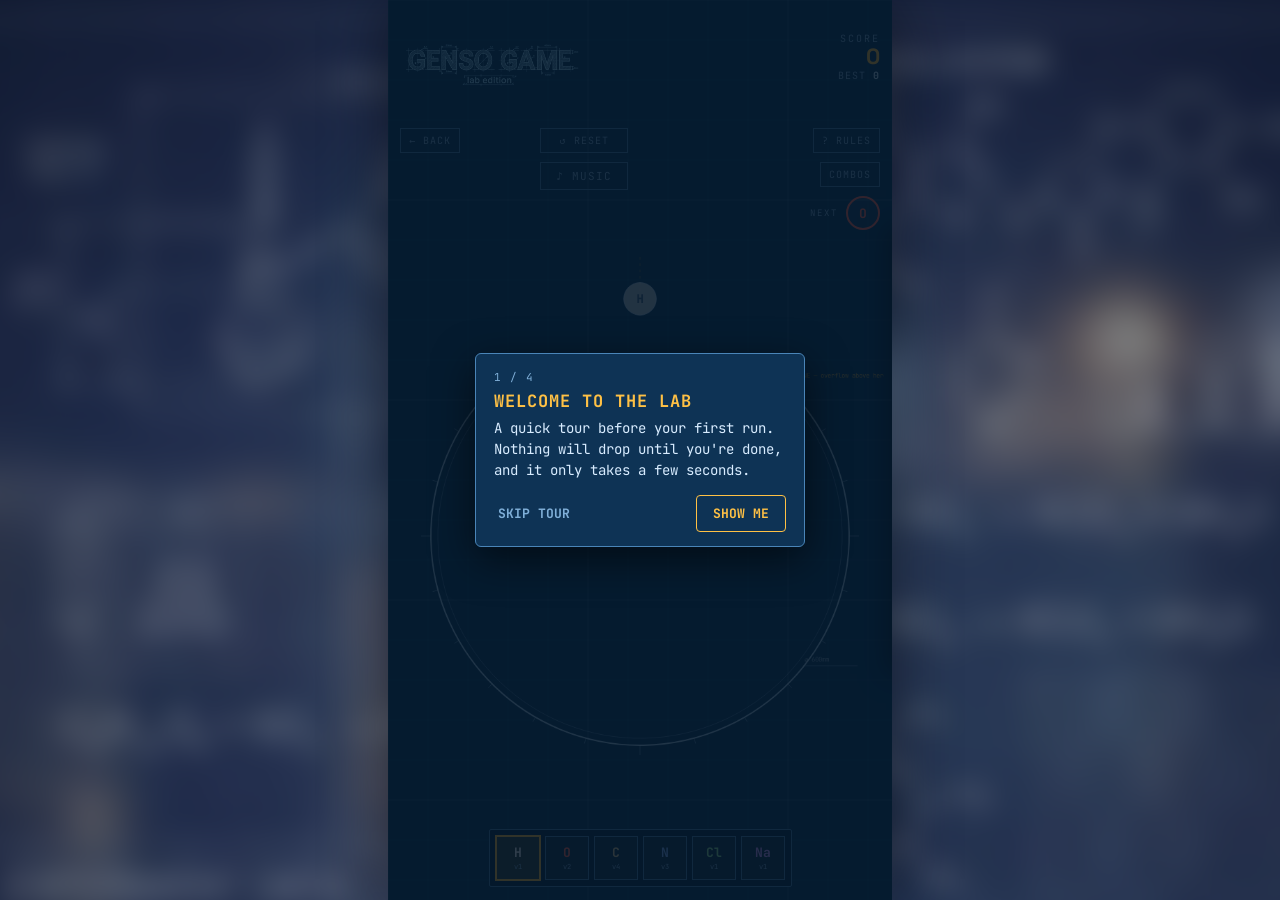
<file: genso-game.html>
<!DOCTYPE html>
<html lang="en">
<head>
<meta charset="UTF-8">
<meta name="viewport" content="width=device-width, initial-scale=1.0, maximum-scale=1.0, user-scalable=no, viewport-fit=cover"><script>(function(){try{if(top===self&&matchMedia('(min-width:700px) and (min-height:560px)').matches){var p=location.pathname.split('/').pop()||'index.html';if(!/^[\w-]+\.html$/.test(p))p='index.html';location.replace('desktop.html?p='+encodeURIComponent(p));}}catch(e){}})();</script>

<link rel="manifest" href="manifest.webmanifest">
<link rel="apple-touch-icon" href="apple-touch-icon.png">
<link rel="icon" type="image/png" href="icon-192.png">
<meta name="apple-mobile-web-app-capable" content="yes">
<meta name="mobile-web-app-capable" content="yes">
<meta name="apple-mobile-web-app-status-bar-style" content="black">
<meta name="apple-mobile-web-app-title" content="Genso">
<meta name="theme-color" content="#0B3D66">
<!-- Cloudflare Web Analytics --><script type="module" src="https://static.cloudflareinsights.com/beacon.min.js" data-cf-beacon='{"token": "1e2e9286688542009aa8636449204867"}'></script><!-- End Cloudflare Web Analytics -->

<title>GENSO GAME — Prototype</title>
<link href="assets/fonts/fonts.css" rel="stylesheet">
<style>
  :root{
    --bp-bg: #0B3D66;
    --bp-bg-2: #082C4A;
    --bp-line: #4A85B8;
    --bp-line-strong: #BFE3FF;
    --bp-accent: #FFC145;
    --bp-text: #D8ECFF;
    --bp-text-dim: #7FAFD8;
    --bp-panel: rgba(8,44,74,0.88);
  }
  * { box-sizing: border-box; -webkit-tap-highlight-color: transparent; }
  html,body{
    margin:0; padding:0; height:100%;
    background: var(--bp-bg-2);
    color: var(--bp-text);
    font-family:'JetBrains Mono', monospace;
    overflow:hidden;
    -webkit-touch-callout: none;
    -webkit-user-select: none;
    user-select: none;
  }
  #stage{
    position:relative;
    width:100%; height:100%;
    display:flex; flex-direction:column; align-items:center; justify-content:center;
    gap:14px;
    overflow:auto;
    padding:12px 0;
    --dish-size: min(620px, 68vw, 62vh);
  }
  canvas#bg{
    position:absolute; inset:0; width:100%; height:100%;
    z-index:0;
  }
  .main-row{
    position:relative;
    z-index:1;
    display:flex; flex-wrap:wrap;
    align-items:flex-start; justify-content:center;
    gap:14px;
    max-width:98vw;
    flex:0 0 auto;
  }
  .playfield-col{
    display:flex; flex-direction:column; align-items:center;
    gap:14px;
    flex:0 0 auto;
  }
  .playfield{
    position:relative;
    width: var(--dish-size);
    aspect-ratio: 700 / 820;
    flex:0 0 auto;
  }
  canvas#game{
    position:relative; z-index:2;
    touch-action:none;
    cursor: crosshair;
    width:100%; height:100%;
    display:block;
  }
  .hud{
    position:absolute; z-index:3;
    color: var(--bp-text);
    pointer-events:none;
  }
  .title-block{
    top:18px; left:18px;
    pointer-events:auto;
  }
  .title-block img{
    display:block;
    width:255px; height:auto;
  }
  .score-block{
    top:18px; right:18px; text-align:right;
  }
  .score-block .label{
    font-size:10px; letter-spacing:2px; color: var(--bp-text-dim);
  }
  .score-block .value{
    font-family:'Space Grotesk', sans-serif;
    font-size:34px; font-weight:700; color: var(--bp-accent);
    line-height:1;
  }
  .score-block .best{
    font-size:10px; letter-spacing:1px; color: var(--bp-text-dim);
    margin-top:2px;
  }
  .score-block .best span{ color: var(--bp-line-strong); font-weight:700; }
  .next-block{
    top:88px; right:18px; text-align:right;
    display:flex; align-items:center; gap:8px; justify-content:flex-end;
  }
  .next-block .label{
    font-size:9px; letter-spacing:2px; color: var(--bp-text-dim);
  }
  .next-piece-badge{
    width:34px; height:34px; border-radius:50%;
    display:flex; align-items:center; justify-content:center;
    font-family:'JetBrains Mono', monospace; font-weight:700; font-size:13px;
    border:2px solid var(--bp-line); background: rgba(255,255,255,0.05);
  }
  .palette{
    position:relative;
    z-index:1;
    flex:0 0 auto;
    display:flex; gap:8px; flex-wrap:wrap; justify-content:center;
    pointer-events:auto;
    background: var(--bp-panel);
    border:1px solid var(--bp-line);
    padding:10px;
    border-radius:2px;
    max-width:96vw;
  }
  .elem-btn{
    width:52px; height:52px;
    border:1px solid var(--bp-line);
    background: rgba(191,227,255,0.05);
    color: var(--bp-text);
    font-family:'JetBrains Mono', monospace;
    font-weight:700;
    font-size:16px;
    cursor:default;
    display:flex; flex-direction:column; align-items:center; justify-content:center;
    gap:2px;
    transition: all 0.12s ease;
    position:relative;
  }
  .elem-btn .valence-tag{
    font-size:8px; color: var(--bp-text-dim); font-weight:400;
  }
  .elem-btn.active{
    border-color: var(--bp-accent);
    background: rgba(255,193,69,0.18);
    box-shadow: 0 0 0 1px var(--bp-accent);
  }
  .sidebar{
    position:relative;
    z-index:1;
    width:200px;
    max-height: var(--dish-size);
    flex:0 0 auto;
    pointer-events:auto;
    background: var(--bp-panel);
    border:1px solid var(--bp-line);
    padding:10px 12px;
    overflow-y:auto;
  }
  .sidebar .sidebar-title{
    font-size:10px; letter-spacing:2px; color: var(--bp-text-dim);
    border-bottom:1px solid var(--bp-line); padding-bottom:6px; margin-bottom:8px;
    display:flex; align-items:center; justify-content:space-between;
  }
  .sidebar .sidebar-group{
    font-size:9px; letter-spacing:1.5px; color: var(--bp-accent);
    margin:10px 0 4px 0;
  }
  .sidebar .sidebar-group:first-of-type{ margin-top:0; }
  .interaction-row{
    font-size:11px; padding:3px 0; color: var(--bp-text-dim);
    display:flex; justify-content:space-between; gap:6px;
    line-height:1.3;
  }
  .interaction-row .formula{ white-space:nowrap; }
  .interaction-row .pts{ color: var(--bp-accent); flex:0 0 auto; }
  .interaction-row.seen{ color: var(--bp-text); }
  .interaction-row.seen .formula{ font-weight:700; }
  .reset-btn{
    top:18px; left:18px; margin-top:102px;
    pointer-events:auto;
  }
  #resetBtn{
    font-family:'JetBrains Mono', monospace;
    font-size:11px; letter-spacing:1px;
    background:transparent; border:1px solid var(--bp-line);
    color: var(--bp-text-dim); padding:6px 10px; cursor:pointer;
    width:88px; text-align:center;
  }
  #resetBtn:hover{ border-color: var(--bp-line-strong); color: var(--bp-text); }
  .overflow-screen{
    position:absolute; inset:0; z-index:10;
    background: rgba(8,20,34,0.9);
    display:none; align-items:center; justify-content:center;
    flex-direction:column; gap:14px;
    text-align:center;
  }
  .overflow-screen.show{ display:flex; }
  .overflow-screen h2{
    font-family:'Space Grotesk', sans-serif;
    color: var(--bp-accent); font-size:28px; letter-spacing:2px; margin:0;
  }
  .overflow-screen p{ color: var(--bp-text-dim); font-size:13px; margin:0; }
  #overflowRankMsg{ color: var(--bp-accent); font-size:13px; font-weight:700; min-height:16px; }
  .rules-btn{
    top:18px; left:50%; transform:translateX(-50%);
    pointer-events:auto;
  }
  #rulesBtn{
    font-family:'JetBrains Mono', monospace;
    font-size:11px; letter-spacing:1px;
    background:transparent; border:1px solid var(--bp-line);
    color: var(--bp-text-dim); padding:6px 10px; cursor:pointer;
  }
  #rulesBtn:hover{ border-color: var(--bp-line-strong); color: var(--bp-text); }
  .mute-btn{
    top:18px; left:18px; margin-top:146px;
    pointer-events:auto;
  }
  .back-btn{
    top:18px; left:18px; margin-top:190px;
    pointer-events:auto;
  }
  .combos-btn{
    top:18px; left:18px; margin-top:234px;
    pointer-events:auto;
  }
  #combosBtn{
    font-family:'JetBrains Mono', monospace;
    font-size:11px; letter-spacing:1px;
    background:transparent; border:1px solid var(--bp-line);
    color: var(--bp-text-dim); padding:6px 10px; cursor:pointer;
  }
  #combosBtn:hover{ border-color: var(--bp-line-strong); color: var(--bp-text); }
  #backBtn{
    font-family:'JetBrains Mono', monospace;
    font-size:11px; letter-spacing:1px;
    background:transparent; border:1px solid var(--bp-line);
    color: var(--bp-text-dim); padding:6px 10px; cursor:pointer;
  }
  #backBtn:hover{ border-color: var(--bp-line-strong); color: var(--bp-text); }

  /* =========================================================
     MOBILE LAYOUT — the desktop HUD overlays title/score/buttons
     directly on top of the dish, which only works when the dish
     is wide (desktop). On phones the dish shrinks to ~68vw and
     those overlays collide. Below ~640px we detach the HUD from
     the dish (position:fixed to the viewport instead of absolute
     inside .playfield) and lay it out as a proper top toolbar,
     then let the dish grow to use the freed-up space.
     ========================================================= */
  @media (max-width: 640px){
    :root{ --safe-top: max(24px, env(safe-area-inset-top, 24px)); }
    #stage{ padding-top:calc(214px + var(--safe-top)); padding-bottom:8px; justify-content:center; --dish-size: min(680px, calc(100vw - 16px), 58vh); }

    .hud{ position:fixed; }

    .title-block{ top:calc(10px + var(--safe-top)); left:12px; margin-top:0; }
    .title-block img{ width:180px; }

    .score-block{ top:calc(8px + var(--safe-top)); right:12px; }
    .score-block .value{ font-size:22px; }

    .next-block{ top:calc(172px + var(--safe-top)); right:12px; left:auto; margin-top:0; text-align:right; justify-content:flex-end; }

    .back-btn{ top:calc(104px + var(--safe-top)); left:12px; margin-top:0; }
    .reset-btn{ top:calc(104px + var(--safe-top)); left:50%; transform:translateX(-100px); margin-top:0; }
    .rules-btn{ top:calc(104px + var(--safe-top)); left:auto; right:12px; transform:none; }
    .mute-btn{ top:calc(138px + var(--safe-top)); left:50%; transform:translateX(-100px); margin-top:0; }
    .combos-btn{ top:calc(138px + var(--safe-top)); left:auto; right:12px; margin-top:0; }

    #resetBtn, #rulesBtn, #muteBtn, #backBtn, #combosBtn{ font-size:10px; padding:5px 8px; }

    .palette{ gap:5px; padding:6px; }
    .elem-btn{ width:44px; height:44px; font-size:13px; gap:1px; }
    .elem-btn .valence-tag{ font-size:7px; }

    /* Combos sidebar becomes a slide-in drawer instead of an always-visible
       panel below the fold — it now overlays the play area from the right
       and doesn't add to page height at all. */
    .sidebar{
      position:fixed; top:50%; right:0; height:auto; max-height:70vh; width:78vw; max-width:300px;
      transform:translateY(-50%) translateX(100%);
      transition: transform 0.28s ease;
      z-index:60; box-shadow:-6px 0 24px rgba(0,0,0,0.5);
    }
    .sidebar.open{ transform:translateY(-50%) translateX(0); }
    .sidebar-backdrop{
      position:fixed; inset:0; background:rgba(0,0,0,0.4);
      z-index:55; opacity:0; pointer-events:none; transition: opacity 0.28s ease;
    }
    .sidebar-backdrop.open{ opacity:1; pointer-events:auto; }
  }
  #muteBtn{
    font-family:'JetBrains Mono', monospace;
    font-size:11px; letter-spacing:1px;
    background:transparent; border:1px solid var(--bp-line);
    color: var(--bp-text-dim); padding:6px 10px; cursor:pointer;
    width:88px; text-align:center;
  }
  #muteBtn:hover{ border-color: var(--bp-line-strong); color: var(--bp-text); }
  .rules-panel{
    position:absolute; inset:0; z-index:11;
    background: rgba(8,20,34,0.94);
    display:none; align-items:center; justify-content:center;
    pointer-events:none;
  }
  .rules-panel.show{ display:flex; pointer-events:auto; }
  .rules-card{
    width:88%; max-width:520px; max-height:82%;
    overflow-y:auto;
    background: var(--bp-panel);
    border:1px solid var(--bp-line-strong);
    padding:18px 20px;
  }
  .rules-card h2{
    font-family:'Space Grotesk', sans-serif;
    color: var(--bp-line-strong); font-size:18px; letter-spacing:1px;
    margin:0 0 10px 0;
    display:flex; justify-content:space-between; align-items:center;
  }
  .rules-card h3{
    font-size:11px; letter-spacing:2px; color: var(--bp-accent);
    margin:16px 0 6px 0; border-bottom:1px solid var(--bp-line); padding-bottom:4px;
  }
  .rules-card p, .rules-card li{ font-size:12px; line-height:1.5; color: var(--bp-text); }
  .rules-card ul{ margin:4px 0; padding-left:18px; }
  .rules-table{ width:100%; border-collapse:collapse; font-size:11px; margin-top:4px; }
  .rules-table td, .rules-table th{ padding:3px 6px; border-bottom:1px solid rgba(191,227,255,0.15); text-align:left; }
  .rules-table th{ color: var(--bp-text-dim); font-weight:500; }
  #closeRulesBtn{
    font-family:'JetBrains Mono', monospace; font-size:14px;
    background:transparent; border:none; color: var(--bp-text-dim); cursor:pointer;
  }
  #closeRulesBtn:hover{ color: var(--bp-accent); }
  .overflow-line-label{
    position:absolute; z-index:1; pointer-events:none;
    font-size:9px; letter-spacing:1px; color: rgba(255,193,69,0.7);
  }
</style>
</head>
<body>
<div id="stage">
  <canvas id="bg"></canvas>

  <div class="main-row">
    <div class="playfield-col">
      <div class="playfield">
        <canvas id="game" width="700" height="820"></canvas>

        <div class="hud title-block">
          <img src="assets/images/lab_banner_2.png" alt="Genso Game — Lab Edition">
        </div>
        <div class="hud back-btn"><button id="backBtn" onclick="location.href='index.html'">← BACK</button></div>
        <div class="hud reset-btn"><button id="resetBtn">↺ RESET</button></div>
        <div class="hud rules-btn"><button id="rulesBtn">? RULES</button></div>
        <div class="hud mute-btn"><button id="muteBtn">♪ MUSIC</button></div>
        <div class="hud combos-btn"><button id="combosBtn">COMBOS</button></div>

        <audio id="bgm" src="assets/audio/genso_theme_lab.mp3" loop preload="auto"></audio>

        <div class="hud score-block">
          <div class="label">SCORE</div>
          <div class="value" id="scoreVal">0</div>
          <div class="best">BEST <span id="bestVal">0</span></div>
        </div>
        <div class="hud next-block">
          <span class="label">NEXT</span>
          <span class="next-piece-badge" id="nextBadge">?</span>
        </div>

        <div class="overflow-screen" id="overflowScreen">
          <h2>DISH OVERFLOW</h2>
          <p id="overflowScore"></p>
          <p id="overflowRankMsg"></p>
          <button id="overflowResetBtn" style="font-family:'JetBrains Mono',monospace;background:transparent;border:1px solid var(--bp-accent);color:var(--bp-accent);padding:8px 16px;cursor:pointer;letter-spacing:1px;">TRY AGAIN</button>
        </div>

        <div class="rules-panel" id="rulesPanel">
          <div class="rules-card">
            <h2>HOW IT WORKS <button id="closeRulesBtn">✕</button></h2>
            <div id="rulesContent"></div>
          </div>
        </div>
      </div>

      <div class="palette" id="palette"></div>
    </div>

    <div class="sidebar-backdrop" id="sidebarBackdrop"></div>
    <div class="sidebar" id="sidebar">
      <div class="sidebar-title">INTERACTIONS <button id="closeSidebarBtn" style="background:transparent;border:none;color:var(--bp-text-dim);font-size:16px;cursor:pointer;line-height:1;">✕</button></div>
      <div id="sidebarContent"></div>
    </div>
  </div>
</div>

<script src="assets/js/matter.min.js"></script>
<script>
/* =========================================================
   CHEMISTRY DATA LAYER (same rules as chemistry-data.js,
   inlined here for a single-file browser prototype)
   ========================================================= */
// Molecules/reactions can be fully implemented but held back from players
// until a planned reveal — flip the relevant flag to true to switch it on,
// nothing else needs to change.
const FEATURE_FLAGS = {
  formaldehyde: false,
};

const ELEMENTS = {
  H:  { name: "Hydrogen", valence: 1, mass: 1,  color: "#F2F7FB", stroke: "#BFE3FF" },
  O:  { name: "Oxygen",   valence: 2, mass: 16, color: "#FF6B5C", stroke: "#FFD1CB" },
  C:  { name: "Carbon",   valence: 4, mass: 12, color: "#D8C79A", stroke: "#3A3226" },
  N:  { name: "Nitrogen", valence: 3, mass: 14, color: "#7FB2FF", stroke: "#0B3D66" },
  Cl: { name: "Chlorine", valence: 1, mass: 35, color: "#8FE3A0", stroke: "#0B3D66" },
  Na: { name: "Sodium",   valence: 1, mass: 23, color: "#C79CFF", stroke: "#0B3D66" },
};

// Only pairs that actually appear together in at least one MOLECULES recipe
// are allowed to bond. C-N and C-C are chemically valid in the real world,
// but neither combination matches any molecule this game currently knows —
// allowing them meant C and N (or two C's) could bond, then keep pulling in
// more atoms, and never be able to lock into anything: a permanently stuck
// cluster with no possible resolution. If a future organic-chemistry tier
// adds recipes that use C-N or C-C (e.g. HCN, C2H6), add the pair back here
// AND add the matching molecule(s) to MOLECULES at the same time.
const COVALENT_PARTNERS = {
  H:  ["H", "O", "C", "N", "Cl"],
  O:  ["H", "O", "C"],
  C:  ["H", "O"],
  N:  ["H", "N"],
  Cl: ["H", "Cl"],
};
const IONIC_PAIRS = [["Na", "Cl"]];

function canBond(symA, symB) {
  const a = ELEMENTS[symA], b = ELEMENTS[symB];
  if (!a || !b) return false;
  const ionicMatch = IONIC_PAIRS.some(([x,y]) => (x===symA&&y===symB)||(x===symB&&y===symA));
  if (ionicMatch) return true;
  return (COVALENT_PARTNERS[symA]||[]).includes(symB) && (COVALENT_PARTNERS[symB]||[]).includes(symA);
}

// How many valence units a single bond between two elements consumes on each
// side (1 = single bond, 2 = double, 3 = triple). Needed because some pairs
// (O=O, N#N, C=O) use more than one bond unit per pairing — without this,
// those atoms bond but are left with unspent valence and never saturate.
// Unlisted pairs default to a single bond.
const BOND_ORDER_TABLE = [
  ["H","H",1], ["H","O",1], ["H","C",1], ["H","N",1], ["H","Cl",1],
  ["O","O",2], ["O","C",2],
  ["N","N",3],
  ["Cl","Cl",1],
  ["Na","Cl",1],
];
const BOND_ORDER_MAP = {};
for (const [a,b,order] of BOND_ORDER_TABLE){
  const key = a < b ? `${a}-${b}` : `${b}-${a}`;
  BOND_ORDER_MAP[key] = order;
}
function bondOrderFor(symA, symB){
  const key = symA < symB ? `${symA}-${symB}` : `${symB}-${symA}`;
  return BOND_ORDER_MAP[key] || 1;
}

const MOLECULES = {
  H2:   { formula:{H:2}, name:"Hydrogen gas",  tier:1, points:10, color:"#EAF4FF" },
  O2:   { formula:{O:2}, name:"Oxygen gas",    tier:1, points:10, color:"#FF8A7A" },
  N2:   { formula:{N:2}, name:"Nitrogen gas",  tier:1, points:10, color:"#9AC4FF" },
  Cl2:  { formula:{Cl:2}, name:"Chlorine gas", tier:1, points:12, color:"#A8ECB4" },
  HCl:  { formula:{H:1,Cl:1}, name:"Hydrogen chloride", tier:1, points:15, color:"#D7F5DC" },
  H2O:  { formula:{H:2,O:1}, name:"Water",           tier:2, points:25, color:"#5FB4FF" },
  CO2:  { formula:{C:1,O:2}, name:"Carbon dioxide",  tier:2, points:25, color:"#B9B0A0" },
  NH3:  { formula:{N:1,H:3}, name:"Ammonia",         tier:2, points:30, color:"#8FC3FF" },
  CH4:  { formula:{C:1,H:4}, name:"Methane",         tier:2, points:30, color:"#9A8F73" },
  NaCl: { formula:{Na:1,Cl:1}, name:"Table salt",    tier:2, points:20, color:"#EDEBFF" },
  NaOH: { formula:{Na:1,O:1,H:1}, name:"Sodium hydroxide", tier:2, points:28, color:"#EEE3FF", reactionOnly:true },
  CH2O: { formula:{C:1,H:2,O:1}, name:"Formaldehyde",     tier:2, points:32, color:"#FFE39E" },
};

function countAtoms(symbols){ const c={}; for(const s of symbols) c[s]=(c[s]||0)+1; return c; }
function formulaMatches(counts, formula){
  const kA = Object.keys(counts), kB = Object.keys(formula);
  if (kA.length !== kB.length) return false;
  return kA.every(k => counts[k] === formula[k]);
}
// Returns the leftover valence for each atom in the cluster after every bond
// in bondPairs is subtracted. Shared by tryFormMolecule (does this cluster
// match a known recipe?) and isClusterSaturated (has this cluster run out of
// room to grow, whether or not it matches anything?).
function openBondsFor(symbols, bondPairs){
  const openBonds = symbols.map(s => ELEMENTS[s].valence);
  for (const [i,j] of bondPairs){
    const order = bondOrderFor(symbols[i], symbols[j]);
    openBonds[i] -= order;
    openBonds[j] -= order;
  }
  return openBonds;
}
// All molecule formulas currently reachable by direct atom merging — i.e.
// not reaction-only (NaOH only forms via the Na+HCl->...->NaOH reaction
// chain, never by atoms bonding directly) and not behind a disabled
// feature flag. Recomputed on demand rather than cached, since flipping a
// feature flag mid-session should immediately change what counts.
function activeMergeableFormulas(){
  return Object.entries(MOLECULES)
    .filter(([id, mol]) => !mol.reactionOnly && (id !== 'CH2O' || FEATURE_FLAGS.formaldehyde))
    .map(([, mol]) => mol.formula);
}

// True if this cluster's current atom counts could still, by only ADDING
// more atoms (never removing any), grow into a formula that matches some
// active molecule. Atoms only ever get added to a cluster, so once this
// returns false it can never become true again for the same cluster —
// makes it safe to mark dead-end permanently the moment it fails, well
// before the cluster is fully saturated. E.g. C+O+H together can never
// resolve while formaldehyde is disabled: no active formula contains all
// three elements, so the cluster is doomed regardless of C's remaining
// open valence.
function clusterCanStillResolve(symbols){
  const counts = countAtoms(symbols);
  return activeMergeableFormulas().some(f => {
    for (const el in counts){
      if (!(el in f) || counts[el] > f[el]) return false;
    }
    return true;
  });
}

function isClusterSaturated(symbols, bondPairs){
  return openBondsFor(symbols, bondPairs).every(b => b === 0);
}
function tryFormMolecule(symbols, bondPairs){
  if (!isClusterSaturated(symbols, bondPairs)) return null;
  const counts = countAtoms(symbols);
  for (const [id, mol] of Object.entries(MOLECULES)){
    if (id === 'CH2O' && !FEATURE_FLAGS.formaldehyde) continue;
    if (formulaMatches(counts, mol.formula)) return { id, ...mol };
  }
  return null;
}

const REACTIONS = [
  { reactants:["CH4","O2"], products:["CO2","H2O","H2O"], name:"Combustion (methane)", energy:60 },
  { reactants:["Na","HCl"], products:["NaCl","H"], name:"Sodium + hydrochloric acid", energy:20 },
  { reactants:["Na","H2O"], products:["NaOH","H"], name:"Sodium + water", energy:22 },
  { reactants:["HCl","NaOH"], products:["NaCl","H2O"], name:"Neutralization", energy:26 },
  { reactants:["H2","O"], products:["H2O"], name:"Hydrogen + oxygen", energy:18 },
];
function tryReact(idA, idB){
  for (const r of REACTIONS){
    const [a,b] = r.reactants;
    if ((a===idA&&b===idB)||(a===idB&&b===idA)) return r;
  }
  return null;
}

/* =========================================================
   MATTER.JS SETUP
   ========================================================= */
const { Engine, World, Bodies, Body, Composite, Events, Vector, Constraint } = Matter;

const engine = Engine.create();
engine.gravity.y = 0.9;

const canvas = document.getElementById('game');
const ctx = canvas.getContext('2d');
const bgCanvas = document.getElementById('bg');
const bgCtx = bgCanvas.getContext('2d');

const W = 700, H = 820;
const dishCenter = { x: W/2, y: 420 };
const dishRadius = 300;
const gapHalfDeg = 44; // opening at top for dropping pieces (widened further per feedback)

// The drop-zone the player can aim into must stay INSIDE the physical gap in the
// rim, minus room for the widest atom's radius, or dropped atoms clip the rim
// right at the lip and can bounce out sideways instead of falling in.
const maxAtomRadius = Math.max(...Object.keys(ELEMENTS).map(radiusFor));
const dropHalfWidth = Math.max(30, dishRadius * Math.sin(gapHalfDeg*Math.PI/180) - maxAtomRadius - 6);

function resizeBg(){
  bgCanvas.width = window.innerWidth;
  bgCanvas.height = window.innerHeight;
  drawBlueprintGrid();
}
window.addEventListener('resize', resizeBg);

function drawBlueprintGrid(){
  const w = bgCanvas.width, h = bgCanvas.height;
  bgCtx.fillStyle = '#0B3D66';
  bgCtx.fillRect(0,0,w,h);
  bgCtx.strokeStyle = 'rgba(191,227,255,0.06)';
  bgCtx.lineWidth = 1;
  const step = 40;
  for (let x=0; x<w; x+=step){ bgCtx.beginPath(); bgCtx.moveTo(x,0); bgCtx.lineTo(x,h); bgCtx.stroke(); }
  for (let y=0; y<h; y+=step){ bgCtx.beginPath(); bgCtx.moveTo(0,y); bgCtx.lineTo(w,y); bgCtx.stroke(); }
  bgCtx.strokeStyle = 'rgba(191,227,255,0.11)';
  const bigStep = 200;
  for (let x=0; x<w; x+=bigStep){ bgCtx.beginPath(); bgCtx.moveTo(x,0); bgCtx.lineTo(x,h); bgCtx.stroke(); }
  for (let y=0; y<h; y+=bigStep){ bgCtx.beginPath(); bgCtx.moveTo(0,y); bgCtx.lineTo(w,y); bgCtx.stroke(); }
}
resizeBg();

// --- Build circular dish walls (segments), leaving a gap at top ---
const wallBodies = [];
(function buildDishWalls(){
  const segCount = 44;
  const gapRad = gapHalfDeg * Math.PI/180;
  const startAngle = -Math.PI/2 + gapRad;      // just past top-gap, going clockwise
  const endAngle = Math.PI*1.5 - gapRad;        // back around to the other side of gap
  const totalSweep = endAngle - startAngle;
  const segAngle = totalSweep / segCount;
  const segLen = (dishRadius * segAngle) * 1.15;

  for (let i=0; i<=segCount; i++){
    const a = startAngle + i*segAngle;
    const x = dishCenter.x + Math.cos(a) * (dishRadius+4);
    const y = dishCenter.y + Math.sin(a) * (dishRadius+4);
    const wall = Bodies.rectangle(x, y, segLen, 10, {
      isStatic:true,
      angle: a + Math.PI/2,
      friction:0.05,
      restitution:0.15,
      render:{visible:false}
    });
    wallBodies.push(wall);
  }
  World.add(engine.world, wallBodies);
})();

/* =========================================================
   GAME STATE
   ========================================================= */
let atomRegistry = new Map();   // bodyId -> {symbol, body, bonds:Set(bodyId), valenceUsed}
let moleculeRegistry = new Map(); // bodyId -> {moleculeId, body}
let bondConstraints = new Map();  // "idA-idB" -> constraint
let effects = [];  // transient floating text / burst rings
let score = 0;
let gameOver = false;
let discovered = new Set();

// --- high score (persists locally per-mode, in this browser only) ---
const HIGH_SCORE_KEY = 'genso_highscore_lab';
let bestScore = parseInt(localStorage.getItem(HIGH_SCORE_KEY) || '0', 10) || 0;

// ===== HIGH SCORES (daily + all-time top 5) =====
// A separate, richer system from the single bestScore above — this tracks
// the top 5 runs, split by calendar day and all-time, for the splash
// screen's High Scores view. Each entry is {score, ts}; ties are broken by
// timestamp ascending, so the run that hit that score first ranks higher.
const SCORES_ALLTIME_KEY = 'genso_scores_alltime_lab';
const SCORES_DAILY_KEY = 'genso_scores_daily_lab';

function todayKey(){
  const d = new Date();
  return `${d.getFullYear()}-${String(d.getMonth()+1).padStart(2,'0')}-${String(d.getDate()).padStart(2,'0')}`;
}
function loadAlltimeScores(){
  try { return JSON.parse(localStorage.getItem(SCORES_ALLTIME_KEY)) || []; }
  catch { return []; }
}
function loadDailyScores(){
  try {
    const rec = JSON.parse(localStorage.getItem(SCORES_DAILY_KEY));
    if (rec && rec.date === todayKey()) return rec.entries || [];
    return []; // no record yet, or it's a new day
  } catch { return []; }
}
function saveAlltimeScores(list){ localStorage.setItem(SCORES_ALLTIME_KEY, JSON.stringify(list)); }
function saveDailyScores(list){ localStorage.setItem(SCORES_DAILY_KEY, JSON.stringify({ date: todayKey(), entries: list })); }

// Inserts {score, ts} into a top-5 list (score desc, ties broken oldest-first),
// trims to 5, and reports whether this particular run made the cut.
function insertScore(list, scoreVal, ts){
  const merged = [...list, { score: scoreVal, ts }];
  merged.sort((a,b) => b.score - a.score || a.ts - b.ts);
  const trimmed = merged.slice(0,5);
  return { list: trimmed, madeTop5: trimmed.some(e => e.ts === ts) };
}
function recordFinishedRun(finalScore){
  const ts = Date.now();
  const alltime = insertScore(loadAlltimeScores(), finalScore, ts);
  saveAlltimeScores(alltime.list);
  const daily = insertScore(loadDailyScores(), finalScore, ts);
  saveDailyScores(daily.list);
  return { madeAlltimeTop5: alltime.madeTop5, madeDailyTop5: daily.madeTop5 };
}
let beatBestThisRun = false;
function updateBestDisplay(){ document.getElementById('bestVal').textContent = bestScore; }
updateBestDisplay();

// --- completion bonus: awarded once per run for discovering all 10 molecules ---
const TOTAL_MOLECULES = Object.keys(MOLECULES).filter(id => id !== 'CH2O' || FEATURE_FLAGS.formaldehyde).length;
let completionBonusAwarded = false;

const elementKeys = Object.keys(ELEMENTS);
let selectedElement = 'H';
let dropX = W/2;

function radiusFor(symbol){
  return 20 + Math.sqrt(ELEMENTS[symbol].mass) * 3.4;
}
function radiusForMolecule(tier){
  return 28 + tier * 12;
}

function spawnAtom(symbol, x, y, entered=false){
  const r = radiusFor(symbol);
  const body = Bodies.circle(x, y, r, {
    restitution:0.25, friction:0.15, density:0.0018,
    label:'atom'
  });
  atomRegistry.set(body.id, { symbol, body, bonds:new Set(), valenceUsed:0, spawnedAt:Date.now(), deadEnd:false, entered });
  World.add(engine.world, body);
  return body;
}

function spawnMolecule(moleculeId, x, y, vx=0, vy=0, spawnedAt=Date.now(), entered=true){
  const mol = MOLECULES[moleculeId];
  const r = radiusForMolecule(mol.tier);
  const body = Bodies.circle(x, y, r, {
    restitution:0.3, friction:0.12, density:0.002,
    label:'molecule'
  });
  Body.setVelocity(body, {x:vx, y:vy});
  moleculeRegistry.set(body.id, { moleculeId, body, spawnedAt, entered });
  World.add(engine.world, body);
  if (!discovered.has(moleculeId)){
    discovered.add(moleculeId);
    markSidebarDiscovered(moleculeId);
    if (!completionBonusAwarded && discovered.size === TOTAL_MOLECULES){
      completionBonusAwarded = true;
      addScore(200, x, y, 'ALL MOLECULES!', 'huge', 0.6);
      markSidebarBonus();
      burst(x, y, '#FFC145');
    }
  }
  return body;
}

function addScore(n, x, y, label, size, delay){
  score += n;
  document.getElementById('scoreVal').textContent = score;
  effects.push({ type:'text', x, y, text:`+${n} ${label||''}`, life:1.0, size: size || 'normal', delay: delay || 0 });
  if (score > bestScore){
    bestScore = score;
    localStorage.setItem(HIGH_SCORE_KEY, String(bestScore));
    updateBestDisplay();
    beatBestThisRun = true;
  }
}

function burst(x,y,color){
  effects.push({ type:'burst', x, y, color, life:1.0 });
}

function clusterAt(startId){
  const visited = new Set([startId]);
  const queue = [startId];
  while(queue.length){
    const cur = queue.shift();
    const entry = atomRegistry.get(cur);
    if (!entry) continue;
    for (const nb of entry.bonds){
      if (!visited.has(nb)){ visited.add(nb); queue.push(nb); }
    }
  }
  return Array.from(visited);
}

function tryLockCluster(clusterIds){
  // build symbols + local bond index pairs
  const idList = clusterIds;
  const symbols = idList.map(id => atomRegistry.get(id).symbol);
  const indexOf = new Map(idList.map((id,i)=>[id,i]));
  const bondPairSet = new Set();
  const bondPairs = [];
  for (const id of idList){
    const entry = atomRegistry.get(id);
    for (const nb of entry.bonds){
      if (!indexOf.has(nb)) continue;
      const i = indexOf.get(id), j = indexOf.get(nb);
      const key = i<j ? `${i}-${j}` : `${j}-${i}`;
      if (!bondPairSet.has(key)){ bondPairSet.add(key); bondPairs.push(i<j?[i,j]:[j,i]); }
    }
  }
  const match = tryFormMolecule(symbols, bondPairs);
  if (!match) {
    const saturated = isClusterSaturated(symbols, bondPairs);
    // Two distinct dead-end cases, same grey treatment:
    //  1. Fully saturated (no atom has any open valence left) but the
    //     resulting formula doesn't match any known molecule.
    //  2. NOT yet saturated, but the formula can already never grow into
    //     any active molecule's formula (see clusterCanStillResolve) —
    //     e.g. C+O+H with formaldehyde disabled. This one still has open
    //     valence slots, which stay visible (hollow dots) so the grey
    //     reads as "dead end, but atoms can still attach" rather than
    //     "fully locked" — same warning color, different completeness.
    if (saturated || !clusterCanStillResolve(symbols)){
      for (const id of idList){
        const entry = atomRegistry.get(id);
        if (entry) entry.deadEnd = true;
      }
    }
    return;
  }

  // centroid
  let cx=0, cy=0, minSpawnedAt=Infinity;
  for (const id of idList){
    const b = atomRegistry.get(id).body;
    cx += b.position.x; cy += b.position.y;
    minSpawnedAt = Math.min(minSpawnedAt, atomRegistry.get(id).spawnedAt);
  }
  cx/=idList.length; cy/=idList.length;

  // remove cluster bodies + constraints
  for (const id of idList){
    const entry = atomRegistry.get(id);
    World.remove(engine.world, entry.body);
    for (const nb of entry.bonds){
      const key = id<nb ? `${id}-${nb}` : `${nb}-${id}`;
      const c = bondConstraints.get(key);
      if (c){ World.remove(engine.world, c); bondConstraints.delete(key); }
    }
    atomRegistry.delete(id);
  }

  const newBody = spawnMolecule(match.id, cx, cy, 0, 0, minSpawnedAt);
  addScore(match.points, cx, cy, match.name, 'big');
  burst(cx, cy, match.color);
}

/* =========================================================
   SIDEBAR — always-visible interaction reference, generated
   straight from the data tables so new elements/molecules/
   reactions show up automatically.
   ========================================================= */
function formulaText(formula){
  return Object.entries(formula).map(([s,n])=>`${s}${n>1?n:''}`).join('');
}
function atomsText(formula){
  return Object.entries(formula).flatMap(([s,n]) => Array(n).fill(s)).join('+');
}
function buildSidebarContent(){
  const bondRows = Object.entries(MOLECULES).filter(([id,m]) => !m.reactionOnly && (id !== 'CH2O' || FEATURE_FLAGS.formaldehyde)).map(([id,m]) =>
    `<div class="interaction-row" id="sb-mol-${id}">
       <span class="formula">${atomsText(m.formula)} → ${id}</span>
       <span class="pts">+${m.points}</span>
     </div>`).join('');

  const reactionRows = REACTIONS.map((r,i) =>
    `<div class="interaction-row" id="sb-rxn-${i}">
       <span class="formula">${r.reactants.join('+')} → ${r.products.join('+')}</span>
       <span class="pts">+${r.energy}</span>
     </div>`).join('');

  document.getElementById('sidebarContent').innerHTML = `
    <div class="sidebar-group">BOND → MOLECULE</div>
    ${bondRows}
    <div class="sidebar-group">MOLECULE + MOLECULE</div>
    ${reactionRows}
    <div class="sidebar-group">BONUS</div>
    <div class="interaction-row" id="sb-bonus-all">
       <span class="formula">Discover every molecule</span>
       <span class="pts">+200</span>
     </div>
  `;
}
function markSidebarDiscovered(moleculeId){
  const row = document.getElementById(`sb-mol-${moleculeId}`);
  if (row) row.classList.add('seen');
}
function markSidebarReaction(index){
  const row = document.getElementById(`sb-rxn-${index}`);
  if (row) row.classList.add('seen');
}
function markSidebarBonus(){
  const row = document.getElementById('sb-bonus-all');
  if (row) row.classList.add('seen');
}

/* --- Collision handling ---
   Both collisionStart AND collisionActive run the same check. Matter only fires
   collisionStart at the exact instant two bodies first touch; in a crowded dish,
   pieces are often gradually nudged into resting contact by their neighbors
   without a fresh discrete impact, so collisionStart alone misses them. The
   logic below is idempotent (bonds/reactions already applied are skipped), so
   re-running it every tick for active pairs is safe. */
// A piece is only eligible to bond/react once it's actually landed —
// otherwise two pieces falling side-by-side through the drop chute (before
// either has touched anything) could bond/react in mid-air. "Landed" means
// it has touched the dish wall (handled in handleCollisionEvent above) or
// another piece that has itself already landed — contact with an entered
// piece propagates entry, since resting on top of the pile is landing too,
// no matter how tall the pile has grown.
function handleCollisionPair(A, B){
  const ea0 = atomRegistry.get(A.id) || moleculeRegistry.get(A.id);
  const eb0 = atomRegistry.get(B.id) || moleculeRegistry.get(B.id);
  if (!ea0 || !eb0) return;
  if (ea0.entered || eb0.entered) { ea0.entered = true; eb0.entered = true; }
  if (!ea0.entered || !eb0.entered) return;
  // atom + atom -> possible bond
  if (atomRegistry.has(A.id) && atomRegistry.has(B.id)){
    const ea = atomRegistry.get(A.id), eb = atomRegistry.get(B.id);
    if (ea.bonds.has(B.id)) return; // already bonded
    if (ea.valenceUsed >= ELEMENTS[ea.symbol].valence) return;
    if (eb.valenceUsed >= ELEMENTS[eb.symbol].valence) return;
    if (!canBond(ea.symbol, eb.symbol)) return;

    ea.bonds.add(B.id); eb.bonds.add(A.id);
    const remainA = ELEMENTS[ea.symbol].valence - ea.valenceUsed;
    const remainB = ELEMENTS[eb.symbol].valence - eb.valenceUsed;
    const order = Math.min(bondOrderFor(ea.symbol, eb.symbol), remainA, remainB);
    ea.valenceUsed += order; eb.valenceUsed += order;

    const dist = Vector.magnitude(Vector.sub(A.position,B.position));
    const c = Constraint.create({
      bodyA:A, bodyB:B, length: dist*0.82, stiffness:0.35, damping:0.15,
      render:{visible:false}
    });
    const key = A.id<B.id ? `${A.id}-${B.id}` : `${B.id}-${A.id}`;
    bondConstraints.set(key, c);
    World.add(engine.world, c);

    const cluster = clusterAt(A.id);
    tryLockCluster(cluster);
    return;
  }

  // atom + molecule -> possible single-displacement reaction (e.g. Na + HCl -> NaCl + H)
  // Only a free, unbonded atom reacts this way — one that hasn't already
  // locked into a covalent cluster with something else.
  if ((atomRegistry.has(A.id) && moleculeRegistry.has(B.id)) ||
      (atomRegistry.has(B.id) && moleculeRegistry.has(A.id))){
    const atomBody = atomRegistry.has(A.id) ? A : B;
    const molBody  = atomRegistry.has(A.id) ? B : A;
    const ea = atomRegistry.get(atomBody.id);
    const mb = moleculeRegistry.get(molBody.id);
    if (ea.bonds.size > 0) return; // already part of a cluster, not a free atom
    const rxn = tryReact(ea.symbol, mb.moleculeId);
    if (!rxn) return;

    const cx = (atomBody.position.x+molBody.position.x)/2, cy=(atomBody.position.y+molBody.position.y)/2;
    World.remove(engine.world, atomBody); World.remove(engine.world, molBody);
    atomRegistry.delete(atomBody.id); moleculeRegistry.delete(molBody.id);

    markSidebarReaction(REACTIONS.indexOf(rxn));
    spawnReactionProducts(rxn, cx, cy);
    addScore(rxn.energy, cx, cy, rxn.name);
    burst(cx, cy, '#FFC145');
    return;
  }

  // molecule + molecule -> possible reaction
  if (moleculeRegistry.has(A.id) && moleculeRegistry.has(B.id)){
    const ma = moleculeRegistry.get(A.id), mb = moleculeRegistry.get(B.id);
    const rxn = tryReact(ma.moleculeId, mb.moleculeId);
    if (!rxn) return;

    const cx = (A.position.x+B.position.x)/2, cy=(A.position.y+B.position.y)/2;
    World.remove(engine.world, A); World.remove(engine.world, B);
    moleculeRegistry.delete(A.id); moleculeRegistry.delete(B.id);

    markSidebarReaction(REACTIONS.indexOf(rxn));
    spawnReactionProducts(rxn, cx, cy);
    addScore(rxn.energy, cx, cy, rxn.name);
    burst(cx, cy, '#FFC145');
  }
}

// Spawns each reaction product as the right kind of body — a MOLECULES entry
// becomes a locked molecule, but a bare element symbol (e.g. the "H" freed by
// Na+HCl->NaCl+H) becomes a normal free atom that can go on to bond again,
// which is what lets these reactions chain into further merges.
function spawnReactionProducts(rxn, cx, cy){
  rxn.products.forEach((pid, i) => {
    const angle = (Math.PI*2/rxn.products.length) * i;
    const vx = Math.cos(angle)*3, vy = Math.sin(angle)*3 - 2;
    if (MOLECULES[pid]) {
      spawnMolecule(pid, cx + Math.cos(angle)*10, cy + Math.sin(angle)*10, vx, vy);
    } else {
      const b = spawnAtom(pid, cx + Math.cos(angle)*10, cy + Math.sin(angle)*10, true);
      Body.setVelocity(b, {x:vx, y:vy});
    }
  });
}

function handleCollisionEvent(evt){
  if (gameOver) return;
  for (const pair of evt.pairs){
    // A piece touching the dish wall (a static body) has definitely landed,
    // regardless of distance from dishCenter — this matters once the pile
    // is tall enough that "landing" can happen outside the usual radius.
    if (pair.bodyA.isStatic || pair.bodyB.isStatic){
      const entry = atomRegistry.get(pair.bodyA.isStatic ? pair.bodyB.id : pair.bodyA.id)
                 || moleculeRegistry.get(pair.bodyA.isStatic ? pair.bodyB.id : pair.bodyA.id);
      if (entry) entry.entered = true;
    }
    handleCollisionPair(pair.bodyA, pair.bodyB);
  }
}
Events.on(engine, 'collisionStart', handleCollisionEvent);
Events.on(engine, 'collisionActive', handleCollisionEvent);

/* Belt-and-suspenders: also run a direct geometric proximity scan every physics
   tick, independent of Matter's collision events entirely. Matter's collision
   bookkeeping (start/active pairs) is timing- and order-sensitive internally —
   in a dense pile it can end up not re-flagging a pair as "active" every tick
   even while the two circles are still genuinely touching, so a piece can sit
   in real contact with a valid partner and never get evaluated again. A plain
   distance check has no such internal state to fall out of sync — if two
   circles overlap right now, they get checked right now, every tick. */
function proximityChemistryPass(){
  if (gameOver) return;
  const atoms = [...atomRegistry.values()];
  for (let i=0; i<atoms.length; i++){
    for (let j=i+1; j<atoms.length; j++){
      const A = atoms[i].body, B = atoms[j].body;
      const dx = A.position.x-B.position.x, dy = A.position.y-B.position.y;
      const touchDist = (A.circleRadius||0) + (B.circleRadius||0) + 1.5; // small tolerance
      if (dx*dx+dy*dy <= touchDist*touchDist) handleCollisionPair(A, B);
    }
  }
  const mols = [...moleculeRegistry.values()];
  for (let i=0; i<mols.length; i++){
    for (let j=i+1; j<mols.length; j++){
      const A = mols[i].body, B = mols[j].body;
      const dx = A.position.x-B.position.x, dy = A.position.y-B.position.y;
      const touchDist = (A.circleRadius||0) + (B.circleRadius||0) + 1.5;
      if (dx*dx+dy*dy <= touchDist*touchDist) handleCollisionPair(A, B);
    }
  }
}
Events.on(engine, 'afterUpdate', proximityChemistryPass);

/* =========================================================
   INPUT
   ========================================================= */
const palette = document.getElementById('palette');
elementKeys.forEach(sym => {
  const el = ELEMENTS[sym];
  const btn = document.createElement('button');
  btn.className = 'elem-btn';
  btn.dataset.sym = sym;
  btn.innerHTML = `${sym}<span class="valence-tag">v${el.valence}</span>`;
  btn.style.color = el.color;
  palette.appendChild(btn);
});

/* Shuffle-bag randomizer: each cycle contains every element (weighted — see
   DROP_WEIGHTS below), shuffled, drawn in order, refilled when empty. Gives
   fair random distribution without the long streaks or gaps plain
   Math.random() per-draw would produce, and removes the "just spam your
   favorite combo" strategy since the player can plan one piece ahead (NEXT)
   but not choose freely.
   H is weighted higher than the rest: most molecules consume several H per
   single heavier atom (H2O needs 2, NH3 needs 3, CH4 needs 4), so an equal
   drop rate quietly makes H the bottleneck even though it "feels" as common
   as everything else. */
const DROP_WEIGHTS = { H:2, O:1, C:1, N:1, Cl:1, Na:1 };
let bag = [];
function refillBag(){
  bag = [];
  for (const sym of elementKeys){
    const weight = DROP_WEIGHTS[sym] || 1;
    for (let k=0; k<weight; k++) bag.push(sym);
  }
  for (let i = bag.length-1; i>0; i--){
    const j = Math.floor(Math.random()*(i+1));
    [bag[i],bag[j]] = [bag[j],bag[i]];
  }
}
function drawFromBag(){
  if (!bag.length) refillBag();
  return bag.pop();
}

const nextBadge = document.getElementById('nextBadge');
selectedElement = drawFromBag();
let nextElement = drawFromBag();
function updateQueueUI(){
  document.querySelectorAll('.elem-btn').forEach(b => {
    b.classList.toggle('active', b.dataset.sym === selectedElement);
  });
  const ne = ELEMENTS[nextElement];
  nextBadge.textContent = nextElement;
  nextBadge.style.color = ne.color;
  nextBadge.style.borderColor = ne.color;
}
updateQueueUI();

/* =========================================================
   MUSIC — autoplay-with-sound is blocked until a real user
   gesture, so playback kicks off on the first drop rather than
   on page load. The mute button just toggles bgm.muted, which
   keeps the loop running in sync instead of restarting it.
   ========================================================= */
const MUSIC_MUTED_KEY = 'genso_music_muted';
const bgm = document.getElementById('bgm');
const muteBtn = document.getElementById('muteBtn');
let musicStarted = false;
let musicMuted = localStorage.getItem(MUSIC_MUTED_KEY) === 'true';
bgm.muted = musicMuted;
muteBtn.textContent = musicMuted ? '♪ MUTED' : '♪ MUSIC';

function startMusicIfNeeded() {
  if (musicStarted) return;
  musicStarted = true;
  bgm.volume = 0.55;
  bgm.play().catch(() => { musicStarted = false; }); // retry on next gesture if blocked
}
muteBtn.addEventListener('click', () => {
  if (!musicStarted) { musicMuted = false; startMusicIfNeeded(); muteBtn.textContent = '♪ MUSIC'; localStorage.setItem(MUSIC_MUTED_KEY, 'false'); return; }
  musicMuted = !musicMuted;
  bgm.muted = musicMuted;
  muteBtn.textContent = musicMuted ? '♪ MUTED' : '♪ MUSIC';
  localStorage.setItem(MUSIC_MUTED_KEY, String(musicMuted));
});

function pointerToDropX(clientX){
  const rect = canvas.getBoundingClientRect();
  const scaleX = W / rect.width; // canvas may be CSS-scaled smaller than its 700px internal buffer
  const localX = (clientX - rect.left) * scaleX;
  return Math.max(dishCenter.x-dropHalfWidth, Math.min(dishCenter.x+dropHalfWidth, localX));
}

canvas.addEventListener('pointermove', (e) => {
  dropX = pointerToDropX(e.clientX);
});
const DROP_COOLDOWN_MS = 220; // minimum time between drops — stops rapid-tap spam
let lastDropAt = 0;
const CONTROL_MODE_KEY = 'genso_control_mode'; // 'tap' | 'drag'
const controlMode = localStorage.getItem(CONTROL_MODE_KEY) || 'tap';
let dragging = false;

function commitDrop(){
  const nowTs = Date.now();
  if (nowTs - lastDropAt < DROP_COOLDOWN_MS) return;
  lastDropAt = nowTs;
  if (!musicMuted) startMusicIfNeeded();
  spawnAtom(selectedElement, dropX, dishCenter.y - dishRadius - 40);
  selectedElement = nextElement;
  nextElement = drawFromBag();
  updateQueueUI();
}

canvas.addEventListener('pointerdown', (e) => {
  if (!e.isPrimary) return; // ignore extra simultaneous touches (multi-touch)
  if (gameOver) return;
  e.preventDefault();
  dropX = pointerToDropX(e.clientX);
  if (controlMode === 'drag'){
    dragging = true; // wait for release before actually dropping
  } else {
    commitDrop();
  }
});
canvas.addEventListener('pointerup', (e) => {
  if (controlMode !== 'drag' || !dragging) return;
  dragging = false;
  dropX = pointerToDropX(e.clientX);
  commitDrop();
});
canvas.addEventListener('pointercancel', () => { dragging = false; });

document.getElementById('resetBtn').addEventListener('click', resetGame);
document.getElementById('overflowResetBtn').addEventListener('click', resetGame);

/* =========================================================
   RULES PANEL — generated straight from the data tables above,
   so adding an element/molecule/reaction updates this for free.
   ========================================================= */
function buildRulesContent(){
  const el = document.getElementById('rulesContent');

  const elementRows = Object.entries(ELEMENTS).map(([sym,e]) =>
    `<tr><td>${sym}</td><td>${e.name}</td><td>${e.valence}</td></tr>`).join('');

  const moleculeRows = Object.entries(MOLECULES).map(([id,m]) => {
    const formula = Object.entries(m.formula).map(([s,n])=>`${s}${n>1?n:''}`).join('');
    return `<tr><td>${formula}</td><td>${m.name}</td><td>${m.points}</td></tr>`;
  }).join('');

  const reactionRows = REACTIONS.map(r =>
    `<li>${r.reactants.join(' + ')} → ${r.products.join(' + ')} (${r.name}, +${r.energy})</li>`).join('');

  el.innerHTML = `
    <p>The atom you're about to drop is highlighted below, with the one after
    that shown in the NEXT badge — the sequence is randomized (drawn from a
    shuffled bag, so it stays fair over time) rather than freely chosen, so
    you have to adapt instead of just repeating one favorite combo.</p>
    <p>Drop atoms into the dish. Two atoms bond on contact if they both still have
    free valence <em>and</em> are chemically compatible partners — matching real
    covalent/ionic bonding rules, not just matching colors.</p>
    <p>Once every atom in a connected cluster has used up all its valence
    (fully saturated), the cluster locks together and becomes a molecule if the
    atom counts match a known compound.</p>
    <p>Molecules can then collide with each other — if their combination matches a
    known reaction, they're consumed and replaced by the reaction's products.</p>

    <h3>ELEMENTS &amp; VALENCE</h3>
    <table class="rules-table">
      <tr><th>Sym</th><th>Name</th><th>Valence</th></tr>
      ${elementRows}
    </table>

    <h3>KNOWN MOLECULES</h3>
    <table class="rules-table">
      <tr><th>Formula</th><th>Name</th><th>Points</th></tr>
      ${moleculeRows}
    </table>

    <h3>KNOWN REACTIONS</h3>
    <ul>${reactionRows}</ul>

    <h3>DEAD ENDS</h3>
    <p>Sometimes a cluster turns grey instead of locking into a molecule. That means
    it's a dead end — the atoms bonded together in a way that can never resolve into
    any of the molecules above, so nothing more will happen with that cluster.
    This can show up two ways: the cluster may already be fully bonded (no atom has
    any open valence left), or it may still show open (hollow) valence dots — meaning
    atoms could still attach to it, but the combination is already unrecoverable
    either way. A grey cluster won't score, so keep an eye on your combos and try to
    avoid building one in the first place — a dish full of grey is usually the reason
    a run isn't scoring.</p>

    <h3>OVERFLOW</h3>
    <p>The dashed amber "fill line" near the top of the dish is the limit — if any
    piece comes to rest above that line, the dish has overflowed and the run ends.
    Keep clusters compact and reacting them away to stay under the line.</p>
  `;
}
buildRulesContent();
buildSidebarContent();

const rulesPanel = document.getElementById('rulesPanel');
document.getElementById('rulesBtn').addEventListener('click', () => rulesPanel.classList.add('show'));
document.getElementById('closeRulesBtn').addEventListener('click', () => rulesPanel.classList.remove('show'));

const sidebarEl = document.getElementById('sidebar');
const sidebarBackdrop = document.getElementById('sidebarBackdrop');
function openSidebar(){ sidebarEl.classList.add('open'); sidebarBackdrop.classList.add('open'); }
function closeSidebar(){ sidebarEl.classList.remove('open'); sidebarBackdrop.classList.remove('open'); }
document.getElementById('combosBtn').addEventListener('click', () => {
  sidebarEl.classList.contains('open') ? closeSidebar() : openSidebar();
});
document.getElementById('closeSidebarBtn').addEventListener('click', closeSidebar);
sidebarBackdrop.addEventListener('click', closeSidebar);
rulesPanel.addEventListener('click', (e) => { if (e.target === rulesPanel) rulesPanel.classList.remove('show'); });

function resetGame(){
  for (const {body} of atomRegistry.values()) World.remove(engine.world, body);
  for (const {body} of moleculeRegistry.values()) World.remove(engine.world, body);
  for (const c of bondConstraints.values()) World.remove(engine.world, c);
  atomRegistry.clear(); moleculeRegistry.clear(); bondConstraints.clear();
  score = 0; document.getElementById('scoreVal').textContent = '0';
  discovered.clear();
  completionBonusAwarded = false;
  beatBestThisRun = false;
  document.querySelectorAll('.interaction-row.seen').forEach(el => el.classList.remove('seen'));
  gameOver = false;
  document.getElementById('overflowScreen').classList.remove('show');
  document.getElementById('overflowRankMsg').textContent = '';
  aboveLineSince.clear();
  bag = [];
  selectedElement = drawFromBag();
  nextElement = drawFromBag();
  updateQueueUI();
}

/* =========================================================
   OVERFLOW CHECK
   ========================================================= */
const overflowY = dishCenter.y - dishRadius + 70;
const OVERFLOW_GRACE_MS = 1200; // ignore freshly-dropped pieces still falling in from the chute
// A near-zero-speed check used to decide when a piece had "come to rest" above
// the fill line, but a piece never truly sits still while new drops keep
// jostling the pile — so during a rapid-tap spam burst the dish could
// visibly overflow and the run just wouldn't end. Tracking how long each
// piece has continuously stayed above the line (regardless of how much it's
// being jostled) catches that case, while still giving a piece that merely
// bounces across the line for an instant a pass.
const OVERFLOW_SUSTAIN_MS = 500;
const aboveLineSince = new Map(); // bodyId -> timestamp first seen above the line, this stretch
setInterval(() => {
  if (gameOver) return;
  const allBodies = [...atomRegistry.values(), ...moleculeRegistry.values()];
  const now = Date.now();
  const stillAbove = new Set();
  for (const entry of allBodies){
    if (now - entry.spawnedAt < OVERFLOW_GRACE_MS) continue;
    const b = entry.body;
    const dx = b.position.x - dishCenter.x, dy = b.position.y - dishCenter.y;
    if (Math.hypot(dx, dy) > dishRadius + 10) continue; // not actually inside the dish yet
    if (b.position.y >= overflowY) continue; // below the fill line — fine

    stillAbove.add(b.id);
    const firstSeen = aboveLineSince.get(b.id);
    if (firstSeen === undefined){
      aboveLineSince.set(b.id, now);
    } else if (now - firstSeen >= OVERFLOW_SUSTAIN_MS){
      gameOver = true;
      document.getElementById('overflowScore').textContent = beatBestThisRun
        ? `NEW BEST — ${score}`
        : `FINAL SCORE: ${score}`;
      const rank = recordFinishedRun(score);
      document.getElementById('overflowRankMsg').textContent =
        rank.madeAlltimeTop5 && rank.madeDailyTop5 ? "🏆 New All-Time AND Today's Top 5!" :
        rank.madeAlltimeTop5 ? '🏆 New All-Time Top 5!' :
        rank.madeDailyTop5 ? "⭐ Made Today's Top 5!" : '';
      document.getElementById('overflowScreen').classList.add('show');
      break;
    }
  }
  // a piece that dropped back below the line (or was consumed by a merge)
  // gets a clean slate if it ever ends up above the line again
  for (const id of aboveLineSince.keys()){
    if (!stillAbove.has(id)) aboveLineSince.delete(id);
  }
}, 200);

/* =========================================================
   RENDER — blueprint schematic dish + labeled pieces
   ========================================================= */
function drawDish(){
  const {x,y} = dishCenter;
  ctx.save();

  // outer rim
  ctx.strokeStyle = 'rgba(191,227,255,0.85)';
  ctx.lineWidth = 2;
  ctx.beginPath();
  const gapRad = gapHalfDeg*Math.PI/180;
  ctx.arc(x, y, dishRadius, -Math.PI/2+gapRad, Math.PI*1.5-gapRad);
  ctx.stroke();

  // inner rim (glass thickness)
  ctx.strokeStyle = 'rgba(191,227,255,0.35)';
  ctx.lineWidth = 1;
  ctx.beginPath();
  ctx.arc(x, y, dishRadius-10, -Math.PI/2+gapRad, Math.PI*1.5-gapRad);
  ctx.stroke();

  // tick marks
  ctx.strokeStyle = 'rgba(191,227,255,0.45)';
  ctx.lineWidth = 1;
  for (let d=0; d<360; d+=15){
    const a = d*Math.PI/180;
    const inGap = (() => {
      const norm = ((a + Math.PI/2) % (Math.PI*2) + Math.PI*2) % (Math.PI*2);
      return norm < gapRad || norm > Math.PI*2-gapRad;
    })();
    if (inGap) continue;
    const r1 = dishRadius, r2 = dishRadius + (d%90===0?14:8);
    ctx.beginPath();
    ctx.moveTo(x+Math.cos(a)*r1, y+Math.sin(a)*r1);
    ctx.lineTo(x+Math.cos(a)*r2, y+Math.sin(a)*r2);
    ctx.stroke();
  }

  // center crosshair
  ctx.strokeStyle = 'rgba(191,227,255,0.3)';
  ctx.beginPath();
  ctx.moveTo(x-10,y); ctx.lineTo(x+10,y);
  ctx.moveTo(x,y-10); ctx.lineTo(x,y+10);
  ctx.stroke();

  // scale/diameter callout
  ctx.strokeStyle = 'rgba(191,227,255,0.4)';
  ctx.beginPath();
  ctx.moveTo(x+dishRadius*0.78, y+dishRadius*0.62);
  ctx.lineTo(x+dishRadius+12, y+dishRadius*0.62);
  ctx.stroke();
  ctx.font = '9px JetBrains Mono';
  ctx.fillStyle = 'rgba(216,236,255,0.6)';
  ctx.textAlign = 'left';
  ctx.fillText(`⌀ ${dishRadius*2}mm`, x+dishRadius-64, y+dishRadius*0.62-6);

  // overflow / fill line — pieces resting above this line end the run
  {
    const dy = overflowY - y;
    if (Math.abs(dy) <= dishRadius){
      const halfChord = Math.sqrt(dishRadius*dishRadius - dy*dy);
      ctx.strokeStyle = 'rgba(255,193,69,0.55)';
      ctx.lineWidth = 1;
      ctx.setLineDash([6,4]);
      ctx.beginPath();
      ctx.moveTo(x-halfChord, overflowY);
      ctx.lineTo(x+halfChord, overflowY);
      ctx.stroke();
      ctx.setLineDash([]);
      ctx.font = '9px JetBrains Mono';
      ctx.fillStyle = 'rgba(255,193,69,0.75)';
      ctx.textAlign = 'left';
      ctx.fillText('FILL LINE — overflow above here', x+halfChord+6, overflowY+3);
    }
  }

  // drop lane guide
  if (!gameOver){
    ctx.strokeStyle = 'rgba(255,193,69,0.35)';
    ctx.setLineDash([4,5]);
    ctx.beginPath();
    ctx.moveTo(dropX, 20);
    ctx.lineTo(dropX, dishCenter.y - dishRadius - 30);
    ctx.stroke();
    ctx.setLineDash([]);
  }

  ctx.restore();
}

function drawAtom(entry){
  const { symbol, body, valenceUsed, deadEnd } = entry;
  const el = ELEMENTS[symbol];
  const r = radiusFor(symbol);
  ctx.save();
  ctx.translate(body.position.x, body.position.y);
  ctx.beginPath();
  ctx.arc(0,0,r,0,Math.PI*2);
  // Dead-end clusters (fully saturated, no *enabled* molecule matches the
  // formula — e.g. C+O+H forming CH2O while the formaldehyde flag is off)
  // render grey instead of their element color, so it's visually obvious
  // at a glance that this blob is stuck and won't ever resolve.
  ctx.fillStyle = deadEnd ? '#5A5F63' : el.color;
  ctx.globalAlpha = 0.92;
  ctx.fill();
  ctx.globalAlpha = 1;
  ctx.lineWidth = 1.5;
  ctx.strokeStyle = deadEnd ? '#2E3134' : el.stroke;
  ctx.stroke();
  ctx.fillStyle = deadEnd ? '#C9CCCE' : '#0B3D66';
  ctx.font = `700 ${Math.max(11,r*0.74)}px JetBrains Mono`;
  ctx.textAlign = 'center'; ctx.textBaseline = 'middle';
  ctx.fillText(symbol, 0, 1);
  ctx.restore();

  // Valence-slot dots, drawn unrotated in world space so they stay legible
  // even as the atom's physics body spins. Filled dot = bond used, hollow
  // = still open — makes "why didn't this bond" visible at a glance instead
  // of only discoverable by nothing happening.
  const valence = el.valence;
  const dotR = Math.max(1.6, r*0.13);
  const ringR = r + dotR + 2.5;
  ctx.save();
  ctx.translate(body.position.x, body.position.y);
  for (let k=0; k<valence; k++){
    const angle = (Math.PI*2/valence)*k - Math.PI/2;
    const dx = Math.cos(angle)*ringR, dy = Math.sin(angle)*ringR;
    ctx.beginPath();
    ctx.arc(dx,dy,dotR,0,Math.PI*2);
    if (k < valenceUsed){
      ctx.fillStyle = deadEnd ? '#8A8F93' : '#FFC145';
      ctx.fill();
    } else {
      ctx.lineWidth = 1;
      ctx.strokeStyle = 'rgba(216,236,255,0.6)';
      ctx.stroke();
    }
  }
  ctx.restore();
}

function drawMolecule(entry){
  const { moleculeId, body } = entry;
  const mol = MOLECULES[moleculeId];
  const r = radiusForMolecule(mol.tier);
  ctx.save();
  ctx.translate(body.position.x, body.position.y);
  ctx.beginPath();
  ctx.arc(0,0,r,0,Math.PI*2);
  ctx.fillStyle = mol.color;
  ctx.globalAlpha = 0.95;
  ctx.fill();
  ctx.globalAlpha = 1;
  ctx.lineWidth = 2;
  ctx.strokeStyle = 'rgba(11,61,102,0.6)';
  ctx.stroke();
  ctx.fillStyle = '#0B3D66';
  ctx.font = `700 ${Math.max(10,r*0.34)}px JetBrains Mono`;
  ctx.textAlign = 'center'; ctx.textBaseline = 'middle';
  ctx.fillText(moleculeId, 0, 1);
  ctx.restore();
}

function drawBonds(){
  ctx.save();
  ctx.strokeStyle = 'rgba(216,236,255,0.5)';
  ctx.lineWidth = 1;
  ctx.setLineDash([3,3]);
  const seen = new Set();
  for (const [id, entry] of atomRegistry){
    for (const nb of entry.bonds){
      const key = id<nb?`${id}-${nb}`:`${nb}-${id}`;
      if (seen.has(key)) continue;
      seen.add(key);
      const other = atomRegistry.get(nb);
      if (!other) continue;
      ctx.beginPath();
      ctx.moveTo(entry.body.position.x, entry.body.position.y);
      ctx.lineTo(other.body.position.x, other.body.position.y);
      ctx.stroke();
    }
  }
  ctx.setLineDash([]);
  ctx.restore();
}

function drawEffects(dt){
  for (let i=effects.length-1;i>=0;i--){
    const fx = effects[i];
    if (fx.delay > 0){ fx.delay -= dt; continue; } // not yet due — held invisible
    fx.life -= dt*0.9;
    if (fx.life<=0){ effects.splice(i,1); continue; }
    ctx.save();
    ctx.globalAlpha = Math.max(0,fx.life);
    if (fx.type==='text'){
      ctx.fillStyle = fx.size==='huge' ? '#FFD873' : '#FFC145';
      const px = fx.size==='huge' ? 28 : fx.size==='big' ? 21 : 14;
      const rise = fx.size==='huge' ? 52 : fx.size==='big' ? 40 : 30;
      ctx.font = `700 ${px}px JetBrains Mono`;
      ctx.textAlign = 'center';
      if (fx.size==='huge' || fx.size==='big'){
        ctx.shadowColor = 'rgba(0,0,0,0.5)'; ctx.shadowBlur = 6;
      }
      ctx.fillText(fx.text, fx.x, fx.y - (1-fx.life)*rise);
    } else if (fx.type==='burst'){
      ctx.strokeStyle = fx.color || '#FFC145';
      ctx.lineWidth = 2;
      ctx.beginPath();
      ctx.arc(fx.x, fx.y, (1-fx.life)*46, 0, Math.PI*2);
      ctx.stroke();
    }
    ctx.restore();
  }
}

function drawPreview(){
  if (gameOver) return;
  const el = ELEMENTS[selectedElement];
  const r = radiusFor(selectedElement);
  const y = dishCenter.y - dishRadius - 40;
  ctx.save();
  ctx.globalAlpha = 0.7;
  ctx.beginPath();
  ctx.arc(dropX, y, r, 0, Math.PI*2);
  ctx.fillStyle = el.color;
  ctx.fill();
  ctx.strokeStyle = el.stroke;
  ctx.stroke();
  ctx.fillStyle = '#0B3D66';
  ctx.font = `700 ${Math.max(11,r*0.74)}px JetBrains Mono`;
  ctx.textAlign='center'; ctx.textBaseline='middle';
  ctx.fillText(selectedElement, dropX, y+1);
  ctx.restore();
}

let lastTime = performance.now();
function renderLoop(now){
  const dt = Math.min(0.05,(now-lastTime)/1000);
  lastTime = now;
  Engine.update(engine, dt*1000);

  ctx.clearRect(0,0,W,H);
  drawDish();
  drawBonds();
  for (const entry of atomRegistry.values()) drawAtom(entry);
  for (const entry of moleculeRegistry.values()) drawMolecule(entry);
  drawPreview();
  drawEffects(dt);

  requestAnimationFrame(renderLoop);
}
requestAnimationFrame(renderLoop);

/* =========================================================
   FIRST-TIME TUTORIAL (coach marks)
   A short guided tour shown once per mode, the first time a new
   player opens it. Dims the screen, highlights one thing at a time,
   and shows a small callout. Nothing in the game itself is changed or
   paused — the overlay simply sits on top and swallows touches, and the
   dish is empty at that point so nothing is running underneath.

   Storage key genso_tutorial_seen_<mode>:
     'true'   -> already seen, never show again
     'replay' -> player asked for it via Settings (index.html), show it
     unset    -> first visit: show only if there's no saved best score
                 (players who installed before this update already know
                 the game, so they're marked as seen silently)
   ========================================================= */
(function gensoTutorial(){
  try {
  const MODE = 'lab';
  const KEY = 'genso_tutorial_seen_' + MODE;
  const stored = localStorage.getItem(KEY);
  if (stored === 'true') return;
  if (stored === null && bestScore > 0){ localStorage.setItem(KEY, 'true'); return; }

  /* ---------- per-mode config ---------- */
  const THEME = {
    dim:'rgba(4,20,36,0.82)', accent:'#FFC145',
    bubbleBg:'#0E3355', bubbleBorder:'#4A85B8', text:'#D8ECFF', dimText:'#7FAFD8',
    font:"'JetBrains Mono', monospace", titleFont:"'JetBrains Mono', monospace",
    radius:'6px', btnRadius:'4px', titleCase:'uppercase', letter:'1px',
    btnBg:'transparent', btnColor:'#FFC145', btnBorder:'#FFC145',
    shadow:'0 12px 40px rgba(0,0,0,.55)'
  };
  const LABELS = { skip:'SKIP TOUR', next:'NEXT', done:'GOT IT' };

  // The whole dish plus the drop zone above it, in canvas coordinates.
  function dishHole(){
    return holeOfCanvas(
      dishCenter.x - dishRadius - 14, dishCenter.y - dishRadius - 86,
      dishCenter.x + dishRadius + 14, dishCenter.y + dishRadius + 14, 28);
  }
  function buildSteps(){
    return [
      { title:'Welcome to the lab',
        text:"A quick tour before your first run. Nothing will drop until you're done, and it only takes a few seconds.",
        btn:'SHOW ME' },
      { title:'Your next atom',
        text:"The highlighted atom is the one you'll drop. The NEXT badge shows what comes after it, so you can plan ahead.",
        holes:() => [ holeOfEl(document.querySelector('.elem-btn.active'), 6, 10), holeOfEl(document.getElementById('nextBadge'), 6, 999) ] },
      { title:'The dish',
        text: (dragMode
          ? "Touch and drag along the top of the dish to aim, then let go to drop. "
          : "Tap along the top of the dish to drop the atom there. ")
          + "Atoms that touch bond if they're a chemical match. Complete a molecule to score.",
        holes:() => [ dishHole() ] },
      { title:'Need a hand?',
        text:'COMBOS lists every molecule and reaction you can make. RULES explains how bonding works.',
        foot:'You can replay this tour anytime from Settings on the start screen.',
        holes:() => [ holeOfEl(document.getElementById('combosBtn'), 6, 6), holeOfEl(document.getElementById('rulesBtn'), 6, 6) ] }
    ];
  }

  /* ---------- helpers ---------- */
  const NS = 'http://www.w3.org/2000/svg';
  const dragMode = (typeof controlMode !== 'undefined') && controlMode === 'drag';

  // Turn a DOM element into a highlight rectangle (viewport coordinates).
  function holeOfEl(el, pad, radius){
    if (!el) return null;
    const r = el.getBoundingClientRect();
    if (!r.width || !r.height) return null;
    pad = pad == null ? 6 : pad;
    return { x:r.left - pad, y:r.top - pad, w:r.width + pad*2, h:r.height + pad*2, r: radius == null ? 14 : radius };
  }
  // Turn a rectangle in canvas-internal coordinates into viewport coordinates.
  function holeOfCanvas(left, top, right, bottom, radius){
    const c = canvas.getBoundingClientRect();
    const sx = c.width / W, sy = c.height / H;
    return { x:c.left + left*sx, y:c.top + top*sy, w:(right-left)*sx, h:(bottom-top)*sy, r: radius == null ? 24 : radius };
  }

  /* ---------- styles ---------- */
  const style = document.createElement('style');
  style.textContent = `
  #tutOverlay{
    position:fixed; inset:0; z-index:1000;
    opacity:0; transition:opacity .25s ease;
    touch-action:none; -webkit-user-select:none; user-select:none;
    font-family:${THEME.font};
  }
  #tutOverlay.show{ opacity:1; }
  #tutSvg{ position:absolute; inset:0; width:100%; height:100%; display:block; }
  #tutSvg .tut-dim{ fill:${THEME.dim}; }
  #tutSvg .tut-ring{
    fill:none; stroke:${THEME.accent}; stroke-width:2.5;
    animation:tutPulse 1.5s ease-in-out infinite;
  }
  @keyframes tutPulse{ 0%,100%{ stroke-opacity:1; } 50%{ stroke-opacity:.35; } }
  #tutBubble{
    position:absolute; box-sizing:border-box;
    background:${THEME.bubbleBg}; color:${THEME.text};
    border:1px solid ${THEME.bubbleBorder};
    border-radius:${THEME.radius};
    box-shadow:${THEME.shadow};
    padding:16px 18px 14px;
    animation:tutIn .28s ease both;
  }
  @keyframes tutIn{ from{ opacity:0; transform:translateY(6px) scale(.97); } to{ opacity:1; transform:none; } }
  #tutBubble .tut-step{ font-size:11px; letter-spacing:1px; color:${THEME.dimText}; margin-bottom:6px; }
  #tutBubble .tut-title{
    font-family:${THEME.titleFont}; font-weight:700; font-size:17px;
    color:${THEME.accent}; margin-bottom:6px;
    text-transform:${THEME.titleCase}; letter-spacing:${THEME.letter};
  }
  #tutBubble .tut-text{ font-size:14px; line-height:1.5; }
  #tutBubble .tut-foot{ font-size:12px; line-height:1.45; color:${THEME.dimText}; margin-top:10px; }
  #tutBubble .tut-actions{ display:flex; justify-content:space-between; align-items:center; gap:10px; margin-top:14px; }
  #tutBubble button{
    font-family:${THEME.font}; font-size:13px; font-weight:700; cursor:pointer;
    border-radius:${THEME.btnRadius}; padding:9px 16px;
    -webkit-tap-highlight-color:transparent;
  }
  #tutBubble .tut-skip{ background:transparent; border:none; color:${THEME.dimText}; padding:9px 4px; }
  #tutBubble .tut-next{ background:${THEME.btnBg}; color:${THEME.btnColor}; border:1px solid ${THEME.btnBorder}; }
  #tutBubble .tut-next:active{ transform:scale(.96); }
  `;
  document.head.appendChild(style);

  /* ---------- overlay ---------- */
  let overlay, holesG, ringsG, bubble, idx = 0, raf = 0;
  const steps = buildSteps();

  function build(){
    overlay = document.createElement('div');
    overlay.id = 'tutOverlay';
    overlay.setAttribute('role', 'dialog');
    overlay.setAttribute('aria-modal', 'true');
    overlay.innerHTML =
      '<svg id="tutSvg" aria-hidden="true">' +
        '<defs><mask id="tutMask"><rect width="100%" height="100%" fill="#fff"/><g id="tutHoles"></g></mask></defs>' +
        '<rect class="tut-dim" width="100%" height="100%" mask="url(#tutMask)"/>' +
        '<g id="tutRings"></g>' +
      '</svg>' +
      '<div id="tutBubble">' +
        '<div class="tut-step"></div>' +
        '<div class="tut-title"></div>' +
        '<div class="tut-text"></div>' +
        '<div class="tut-foot"></div>' +
        '<div class="tut-actions">' +
          '<button type="button" class="tut-skip">' + LABELS.skip + '</button>' +
          '<button type="button" class="tut-next"></button>' +
        '</div>' +
      '</div>';
    document.body.appendChild(overlay);
    holesG = overlay.querySelector('#tutHoles');
    ringsG = overlay.querySelector('#tutRings');
    bubble = overlay.querySelector('#tutBubble');
    overlay.querySelector('.tut-next').addEventListener('click', next);
    overlay.querySelector('.tut-skip').addEventListener('click', finish);
    // keep touches/scrolls from reaching the game underneath
    overlay.addEventListener('touchmove', (e) => e.preventDefault(), { passive:false });
  }

  function clampHole(h){
    const vw = window.innerWidth, vh = window.innerHeight, m = 4;
    const x1 = Math.max(m, h.x), y1 = Math.max(m, h.y);
    const x2 = Math.min(vw - m, h.x + h.w), y2 = Math.min(vh - m, h.y + h.h);
    return { x:x1, y:y1, w:Math.max(0, x2 - x1), h:Math.max(0, y2 - y1), r:h.r };
  }

  function render(){
    const s = steps[idx];
    const holes = (s.holes ? s.holes() : []).filter(Boolean).map(clampHole).filter(h => h.w > 0 && h.h > 0);

    holesG.textContent = '';
    ringsG.textContent = '';
    for (const h of holes){
      const rx = Math.min(h.r, h.w/2, h.h/2);
      const make = (parent) => {
        const r = document.createElementNS(NS, 'rect');
        r.setAttribute('x', h.x); r.setAttribute('y', h.y);
        r.setAttribute('width', h.w); r.setAttribute('height', h.h);
        r.setAttribute('rx', rx); r.setAttribute('ry', rx);
        parent.appendChild(r);
        return r;
      };
      make(holesG).setAttribute('fill', '#000');
      make(ringsG).setAttribute('class', 'tut-ring');
    }

    const last = idx === steps.length - 1;
    bubble.querySelector('.tut-step').textContent = (idx + 1) + ' / ' + steps.length;
    bubble.querySelector('.tut-title').textContent = s.title;
    bubble.querySelector('.tut-text').textContent = s.text;
    const foot = bubble.querySelector('.tut-foot');
    foot.textContent = s.foot || '';
    foot.style.display = s.foot ? 'block' : 'none';
    bubble.querySelector('.tut-next').textContent = s.btn || (last ? LABELS.done : LABELS.next);
    bubble.querySelector('.tut-skip').style.visibility = last ? 'hidden' : 'visible';

    // restart the little entrance animation on every step
    bubble.style.animation = 'none'; void bubble.offsetWidth; bubble.style.animation = '';
    placeBubble(holes);
  }

  function placeBubble(holes){
    const vw = window.innerWidth, vh = window.innerHeight;
    const bw = Math.min(330, vw - 24);
    bubble.style.width = bw + 'px';
    const bh = bubble.offsetHeight;
    const gap = 16;
    let left, top;
    if (!holes.length){
      left = (vw - bw) / 2;
      top = (vh - bh) / 2;
    } else {
      const x1 = Math.min(...holes.map(h => h.x)), y1 = Math.min(...holes.map(h => h.y));
      const x2 = Math.max(...holes.map(h => h.x + h.w)), y2 = Math.max(...holes.map(h => h.y + h.h));
      const above = y1, below = vh - y2;
      left = (x1 + x2) / 2 - bw / 2;
      if (below >= bh + gap + 8 && below >= above) top = y2 + gap;
      else if (above >= bh + gap + 8) top = y1 - bh - gap;
      else if (below >= bh + gap + 8) top = y2 + gap;
      else top = y1 + (y2 - y1) * 0.6 - bh / 2; // no room around it: sit inside the highlight, below its top edge
    }
    left = Math.max(12, Math.min(left, vw - bw - 12));
    top = Math.max(12, Math.min(top, vh - bh - 12));
    bubble.style.left = left + 'px';
    bubble.style.top = top + 'px';
  }

  function next(){
    if (idx >= steps.length - 1){ finish(); return; }
    idx++;
    render();
  }

  function finish(){
    localStorage.setItem(KEY, 'true');
    window.removeEventListener('resize', onResize);
    window.removeEventListener('orientationchange', onResize);
    overlay.classList.remove('show');
    setTimeout(() => { overlay.remove(); style.remove(); }, 280);
  }

  function onResize(){
    cancelAnimationFrame(raf);
    raf = requestAnimationFrame(() => { if (overlay && overlay.isConnected) render(); });
  }

  function start(attempt){
    // wait until the layout has real dimensions before measuring anything
    const c = canvas.getBoundingClientRect();
    if ((c.width < 50 || c.height < 50) && attempt < 12){ setTimeout(() => start(attempt + 1), 150); return; }
    build();
    render();
    window.addEventListener('resize', onResize);
    window.addEventListener('orientationchange', onResize);
    requestAnimationFrame(() => overlay.classList.add('show'));
  }
  setTimeout(() => start(0), 600);

  } catch (err) {
    // The tutorial is a nicety — if anything in it fails, the game must carry on untouched.
    console.warn('Tutorial skipped:', err);
  }
})();
</script>
<script src="assets/js/app-lifecycle.js"></script>
<script src="assets/js/web-shell.js"></script>
</body>
</html>
</file>
<file: assets/fonts/fonts.css>
/* Local bundled fonts for Genso Game — replaces Google Fonts CDN for offline WebView use */

@font-face {
  font-family: 'JetBrains Mono';
  font-style: normal;
  font-display: swap;
  font-weight: 400;
  src: url('jetbrains-mono-latin-400-normal.woff2') format('woff2');
}
@font-face {
  font-family: 'JetBrains Mono';
  font-style: normal;
  font-display: swap;
  font-weight: 500;
  src: url('jetbrains-mono-latin-500-normal.woff2') format('woff2');
}
@font-face {
  font-family: 'JetBrains Mono';
  font-style: normal;
  font-display: swap;
  font-weight: 700;
  src: url('jetbrains-mono-latin-700-normal.woff2') format('woff2');
}

@font-face {
  font-family: 'Space Grotesk';
  font-style: normal;
  font-display: swap;
  font-weight: 500;
  src: url('space-grotesk-latin-500-normal.woff2') format('woff2');
}
@font-face {
  font-family: 'Space Grotesk';
  font-style: normal;
  font-display: swap;
  font-weight: 700;
  src: url('space-grotesk-latin-700-normal.woff2') format('woff2');
}

@font-face {
  font-family: 'Baloo 2';
  font-style: normal;
  font-display: swap;
  font-weight: 500;
  src: url('baloo-2-latin-500-normal.woff2') format('woff2');
}
@font-face {
  font-family: 'Baloo 2';
  font-style: normal;
  font-display: swap;
  font-weight: 600;
  src: url('baloo-2-latin-600-normal.woff2') format('woff2');
}
@font-face {
  font-family: 'Baloo 2';
  font-style: normal;
  font-display: swap;
  font-weight: 700;
  src: url('baloo-2-latin-700-normal.woff2') format('woff2');
}
@font-face {
  font-family: 'Baloo 2';
  font-style: normal;
  font-display: swap;
  font-weight: 800;
  src: url('baloo-2-latin-800-normal.woff2') format('woff2');
}

@font-face {
  font-family: 'Quicksand';
  font-style: normal;
  font-display: swap;
  font-weight: 500;
  src: url('quicksand-latin-500-normal.woff2') format('woff2');
}
@font-face {
  font-family: 'Quicksand';
  font-style: normal;
  font-display: swap;
  font-weight: 600;
  src: url('quicksand-latin-600-normal.woff2') format('woff2');
}
@font-face {
  font-family: 'Quicksand';
  font-style: normal;
  font-display: swap;
  font-weight: 700;
  src: url('quicksand-latin-700-normal.woff2') format('woff2');
}

@font-face {
  font-family: 'Fredoka';
  font-style: normal;
  font-display: swap;
  font-weight: 600;
  src: url('fredoka-latin-600-normal.woff2') format('woff2');
}
@font-face {
  font-family: 'Fredoka';
  font-style: normal;
  font-display: swap;
  font-weight: 700;
  src: url('fredoka-latin-700-normal.woff2') format('woff2');
}
</file>
